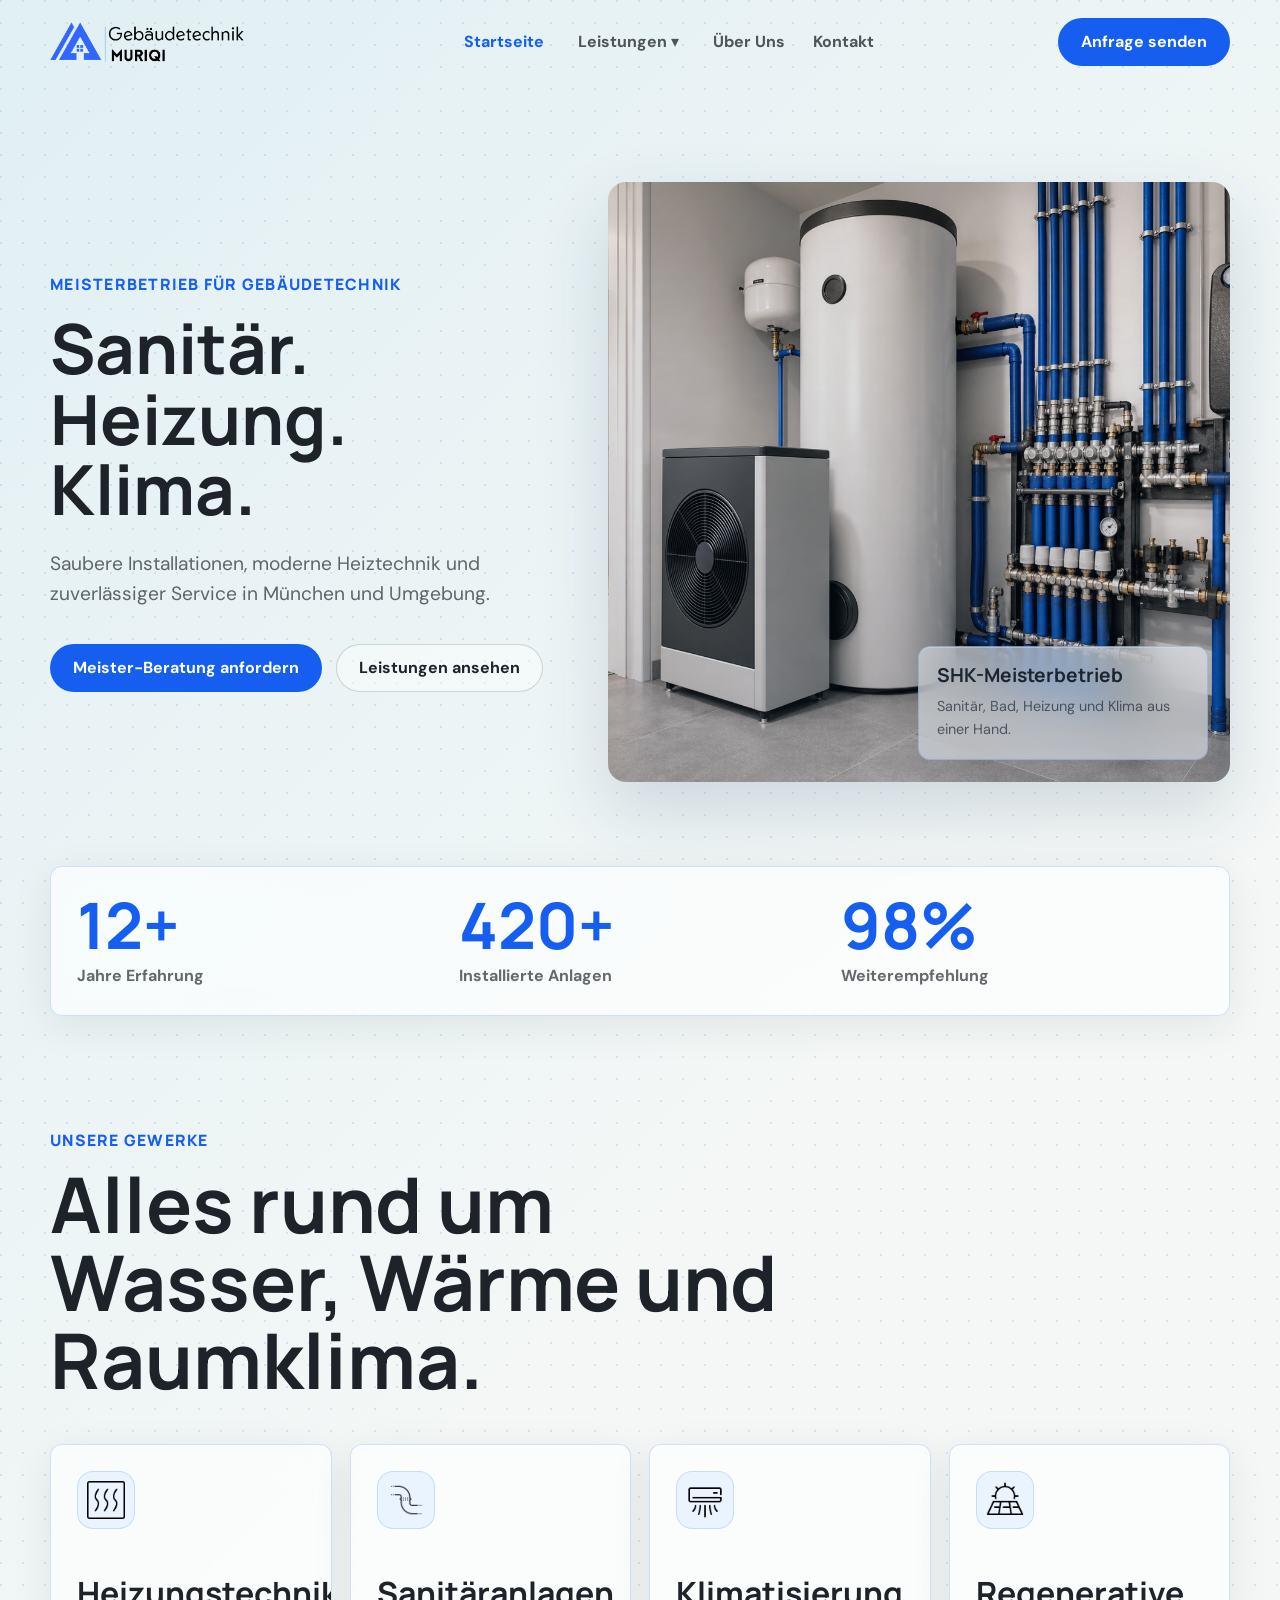
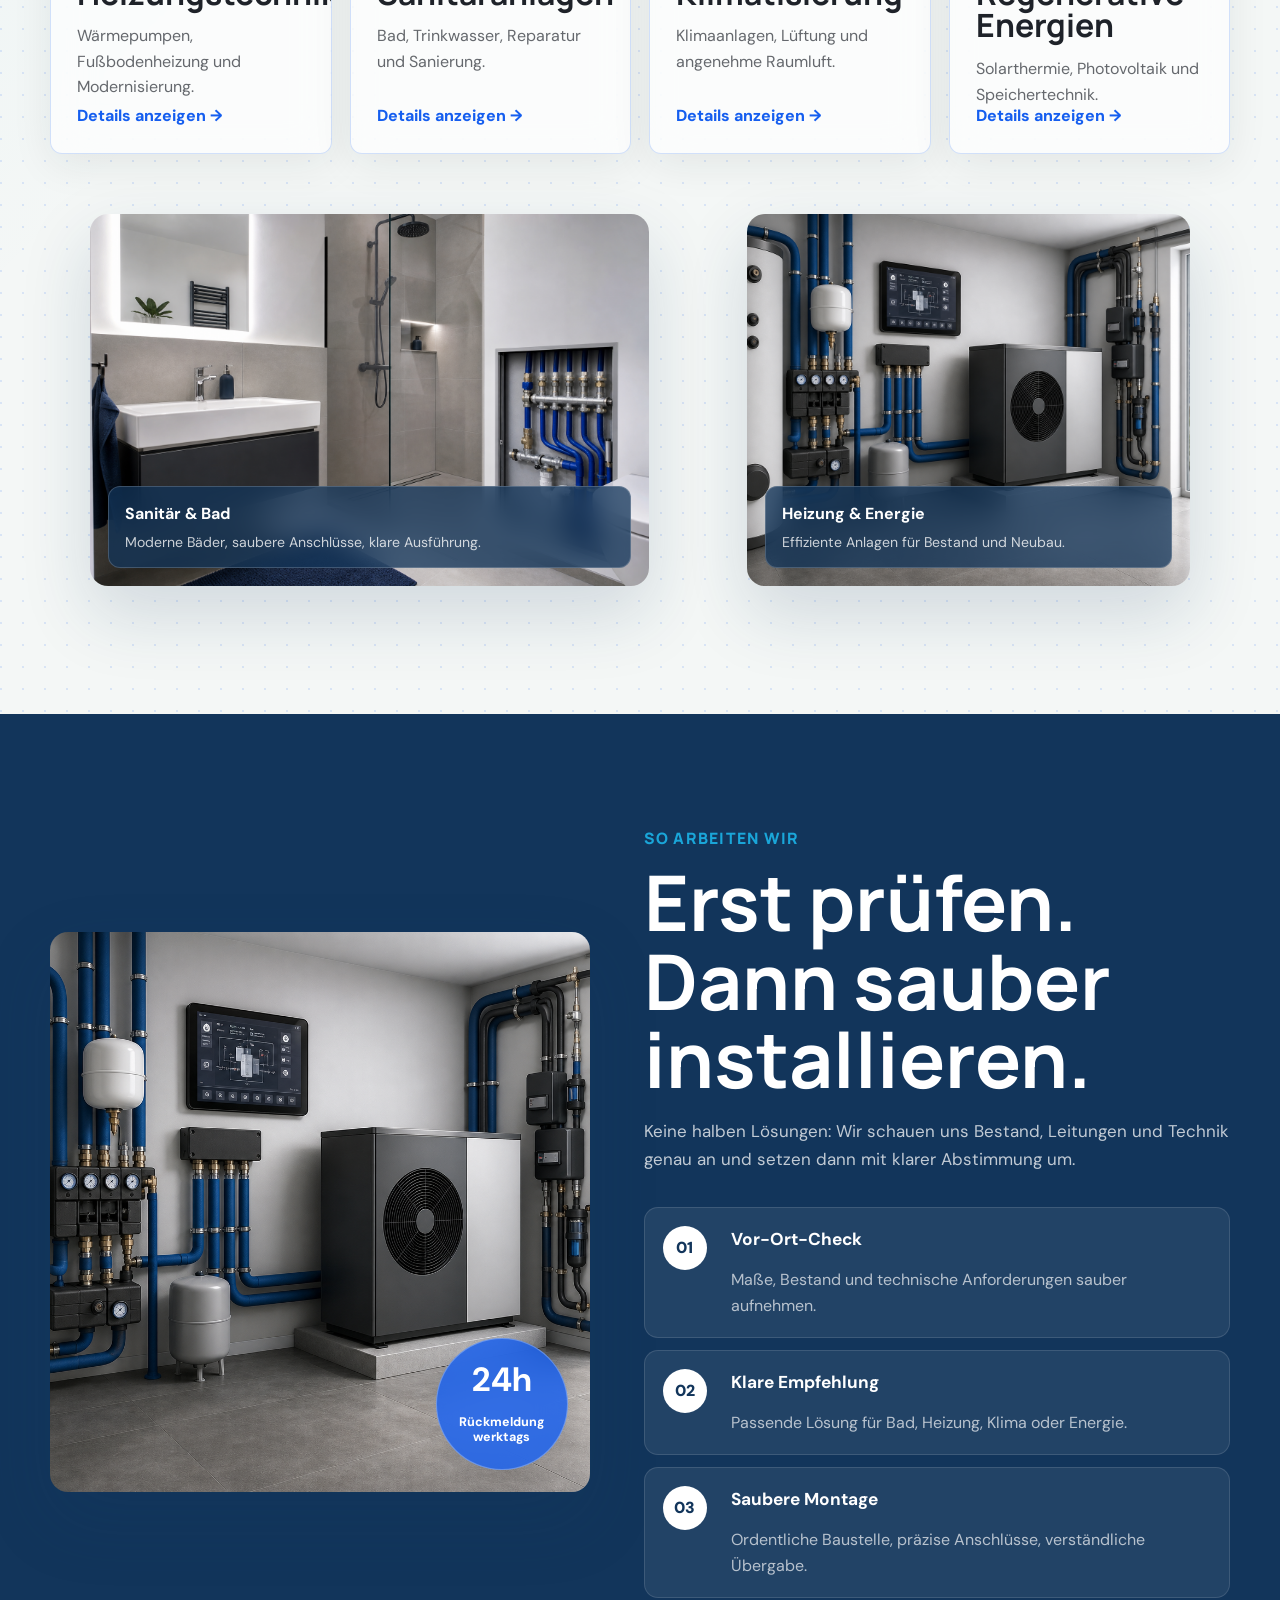
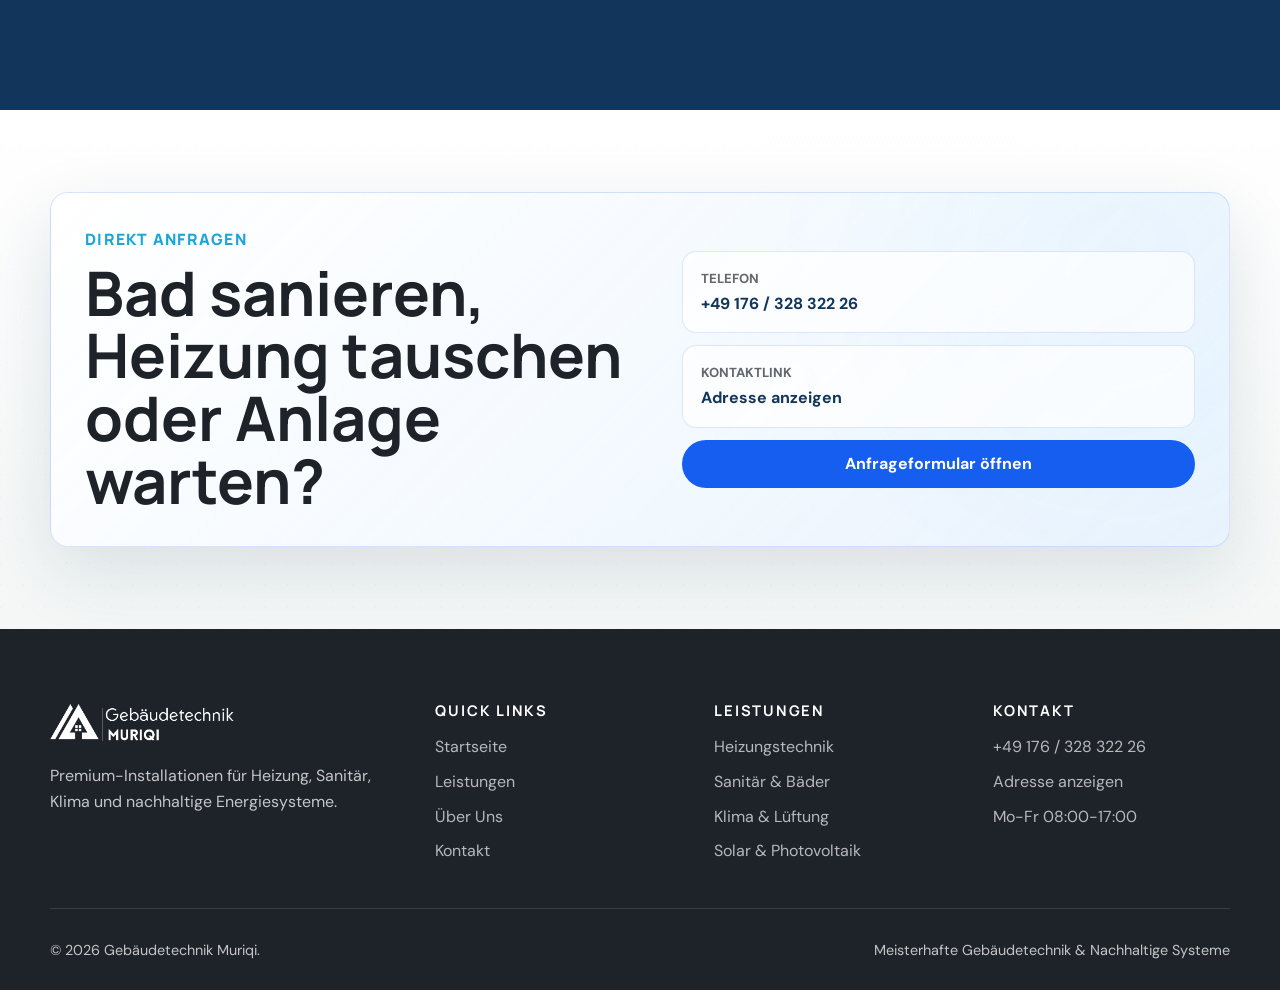
<file: index.html>
<!doctype html>
<html lang="de">
  <head>
    <meta charset="utf-8">
    <meta name="viewport" content="width=device-width, initial-scale=1">
    <meta name="description" content="Gebäudetechnik Muriqi ist Ihr Meisterbetrieb für Heizung, Sanitär, Klima und regenerative Energien in München und Umgebung.">
    <title>Gebäudetechnik Muriqi | Meisterbetrieb für SHK & Gebäudetechnik</title>
    <link rel="stylesheet" href="/css/base.css">
    <link rel="stylesheet" href="/css/nav.css">
    <link rel="stylesheet" href="/css/animations.css">
    <link rel="stylesheet" href="/css/pages.css">
    <link rel="icon" type="image/png" href="/assets/muriqi-logo.png">
  </head>
  <body>
    <header class="site-header">
      <div class="container nav-shell">
        <a class="brand" href="/" aria-label="Gebäudetechnik Muriqi Startseite">
          <img src="/assets/muriqi-logo.png" alt="Gebäudetechnik Muriqi">
        </a>
        <nav class="nav-links" aria-label="Hauptnavigation">
          <a class="nav-link active" href="/">Startseite</a>
          <div class="dropdown">
            <button class="dropdown-trigger" type="button">Leistungen ▾</button>
            <div class="dropdown-panel glass">
              <div class="dropdown-grid">
                <a class="dropdown-item" href="/leistungen/#heizung"><span class="nav-icon"><img src="/assets/Heizung.png" alt=""></span><span><strong>Heizung</strong><span>Effiziente Wärmesysteme</span></span></a>
                <a class="dropdown-item" href="/leistungen/#sanitaer"><span class="nav-icon"><img src="/assets/Sanitär.png" alt=""></span><span><strong>Sanitär</strong><span>Bad & Installation</span></span></a>
                <a class="dropdown-item" href="/leistungen/#klima"><span class="nav-icon"><img src="/assets/klima.png" alt=""></span><span><strong>Klima</strong><span>Lüftung & Kühlung</span></span></a>
                <a class="dropdown-item" href="/leistungen/#solar"><span class="nav-icon"><img src="/assets/solar.png" alt=""></span><span><strong>Solar/PV</strong><span>Energie vom Dach</span></span></a>
              </div>
            </div>
          </div>
          <a class="nav-link" href="/team/">Über Uns</a>
          <a class="nav-link" href="/kontakt/">Kontakt</a>
        </nav>
        <a class="btn btn-primary header-cta" href="/kontakt/">Anfrage senden</a>
        <button class="menu-toggle" type="button" aria-label="Menü öffnen" aria-expanded="false"><span></span><span></span><span></span></button>
      </div>
      <nav class="mobile-menu" aria-label="Mobile Navigation">
        <a href="/">Startseite</a>
        <a href="/leistungen/">Leistungen</a>
        <a href="/team/">Über Uns</a>
        <a href="/kontakt/">Kontakt</a>
      </nav>
    </header>

    <main>
      <section class="hero">
        <div class="container hero-grid">
          <div>
            <p class="eyebrow load-fade">Meisterbetrieb für Gebäudetechnik</p>
            <h1 class="load-fade load-delay-1"><span>Sanitär.</span><span>Heizung.</span><span>Klima.</span></h1>
            <p class="hero-copy load-fade load-delay-2">Saubere Installationen, moderne Heiztechnik und zuverlässiger Service in München und Umgebung.</p>
            <div class="hero-actions load-fade load-delay-3">
              <a class="btn btn-primary" href="/kontakt/">Meister-Beratung anfordern</a>
              <a class="btn btn-ghost" href="/leistungen/">Leistungen ansehen</a>
            </div>
          </div>
          <div class="photo-card hero-photo hero-panel load-fade load-delay-2" aria-label="Sanitär- und Heizungsinstallation">
            <img src="/assets/hero-shk-room.png" alt="Moderner Technikraum mit Sanitär- und Heizungsinstallation">
            <div class="hero-badge glass">
              <strong>SHK-Meisterbetrieb</strong>
              <span>Sanitär, Bad, Heizung und Klima aus einer Hand.</span>
            </div>
          </div>
        </div>
      </section>

      <section class="container stats-bar glass reveal" aria-label="Kennzahlen">
        <div class="stat"><strong data-count="12" data-suffix="+">0</strong><span>Jahre Erfahrung</span></div>
        <div class="stat"><strong data-count="420" data-suffix="+">0</strong><span>Installierte Anlagen</span></div>
        <div class="stat"><strong data-count="98" data-suffix="%">0</strong><span>Weiterempfehlung</span></div>
      </section>

      <section class="section">
        <div class="container">
          <p class="eyebrow reveal">Unsere Gewerke</p>
          <h2 class="section-title reveal">Alles rund um Wasser, Wärme und Raumklima.</h2>
          <div class="service-grid">
            <a class="service-card glass reveal" href="/leistungen/#heizung">
              <span class="service-card-icon"><img src="/assets/Heizung.png" alt=""></span>
              <h3>Heizungstechnik</h3>
              <p>Wärmepumpen, Fußbodenheizung und Modernisierung.</p>
              <span class="more">Details anzeigen →</span>
            </a>
            <a class="service-card glass reveal" href="/leistungen/#sanitaer">
              <span class="service-card-icon"><img src="/assets/Sanitär.png" alt=""></span>
              <h3>Sanitäranlagen</h3>
              <p>Bad, Trinkwasser, Reparatur und Sanierung.</p>
              <span class="more">Details anzeigen →</span>
            </a>
            <a class="service-card glass reveal" href="/leistungen/#klima">
              <span class="service-card-icon"><img src="/assets/klima.png" alt=""></span>
              <h3>Klimatisierung</h3>
              <p>Klimaanlagen, Lüftung und angenehme Raumluft.</p>
              <span class="more">Details anzeigen →</span>
            </a>
            <a class="service-card glass reveal" href="/leistungen/#solar">
              <span class="service-card-icon"><img src="/assets/solar.png" alt=""></span>
              <h3>Regenerative Energien</h3>
              <p>Solarthermie, Photovoltaik und Speichertechnik.</p>
              <span class="more">Details anzeigen →</span>
            </a>
          </div>
          <div class="home-visual-grid">
            <figure class="photo-card home-visual reveal">
              <img src="/assets/sanitaer-bad.png" alt="Modernes Bad mit sichtbarer Sanitärinstallation">
              <figcaption class="image-label"><strong>Sanitär & Bad</strong><span>Moderne Bäder, saubere Anschlüsse, klare Ausführung.</span></figcaption>
            </figure>
            <figure class="photo-card home-visual small reveal">
              <img src="/assets/heizung-technikraum.png" alt="Moderner Technikraum mit Wärmepumpe und Heizungsleitungen">
              <figcaption class="image-label"><strong>Heizung & Energie</strong><span>Effiziente Anlagen für Bestand und Neubau.</span></figcaption>
            </figure>
          </div>
        </div>
      </section>

      <section class="section work-section" id="arbeitsweise">
        <div class="container work-grid">
          <div class="photo-card work-photo reveal">
            <img src="/assets/heizung-technikraum.png" alt="Sauber montierter Technikraum mit Heizungsanlage">
            <div class="work-stamp">
              <strong>24h</strong>
              <span>Rückmeldung werktags</span>
            </div>
          </div>
          <div class="work-content reveal">
            <p class="eyebrow">So arbeiten wir</p>
            <h2 class="section-title">Erst prüfen. Dann sauber installieren.</h2>
            <p class="section-copy">Keine halben Lösungen: Wir schauen uns Bestand, Leitungen und Technik genau an und setzen dann mit klarer Abstimmung um.</p>
            <div class="work-steps" aria-label="Arbeitsweise">
              <article><span>01</span><strong>Vor-Ort-Check</strong><p>Maße, Bestand und technische Anforderungen sauber aufnehmen.</p></article>
              <article><span>02</span><strong>Klare Empfehlung</strong><p>Passende Lösung für Bad, Heizung, Klima oder Energie.</p></article>
              <article><span>03</span><strong>Saubere Montage</strong><p>Ordentliche Baustelle, präzise Anschlüsse, verständliche Übergabe.</p></article>
            </div>
          </div>
        </div>
      </section>

      <section class="section-tight contact-cta" id="anfrage">
        <div class="container contact-cta-card reveal">
          <div>
            <p class="eyebrow">Direkt anfragen</p>
            <h2>Bad sanieren, Heizung tauschen oder Anlage warten?</h2>
          </div>
          <div class="quick-contact">
            <a class="quick-link" href="tel:+4917632832226"><span>Telefon</span><strong>+49 176 / 328 322 26</strong></a>
            <button class="quick-link protected-mail" type="button" data-contact-key="main"><span>Kontaktlink</span><strong>Adresse anzeigen</strong></button>
            <a class="btn btn-primary" href="/kontakt/">Anfrageformular öffnen</a>
          </div>
        </div>
      </section>
    </main>

    <footer class="footer">
      <div class="container">
        <div class="footer-grid">
          <div><img src="/assets/muriqi-logo-white.png" alt="Gebäudetechnik Muriqi"><p>Premium-Installationen für Heizung, Sanitär, Klima und nachhaltige Energiesysteme.</p></div>
          <div><h3>Quick Links</h3><a href="/">Startseite</a><a href="/leistungen/">Leistungen</a><a href="/team/">Über Uns</a><a href="/kontakt/">Kontakt</a></div>
          <div><h3>Leistungen</h3><a href="/leistungen/#heizung">Heizungstechnik</a><a href="/leistungen/#sanitaer">Sanitär & Bäder</a><a href="/leistungen/#klima">Klima & Lüftung</a><a href="/leistungen/#solar">Solar & Photovoltaik</a></div>
          <div><h3>Kontakt</h3><span>+49 176 / 328 322 26</span><button class="footer-mail protected-mail" type="button" data-contact-key="main">Adresse anzeigen</button><span>Mo-Fr 08:00-17:00</span></div>
        </div>
        <div class="footer-bottom"><p>© 2026 Gebäudetechnik Muriqi.</p><p>Meisterhafte Gebäudetechnik & Nachhaltige Systeme</p></div>
      </div>
    </footer>
    <script src="/js/nav.js"></script>
    <script src="/js/reveal.js"></script>
    <script src="/js/contact-guard.js"></script>
  </body>
</html>
</file>
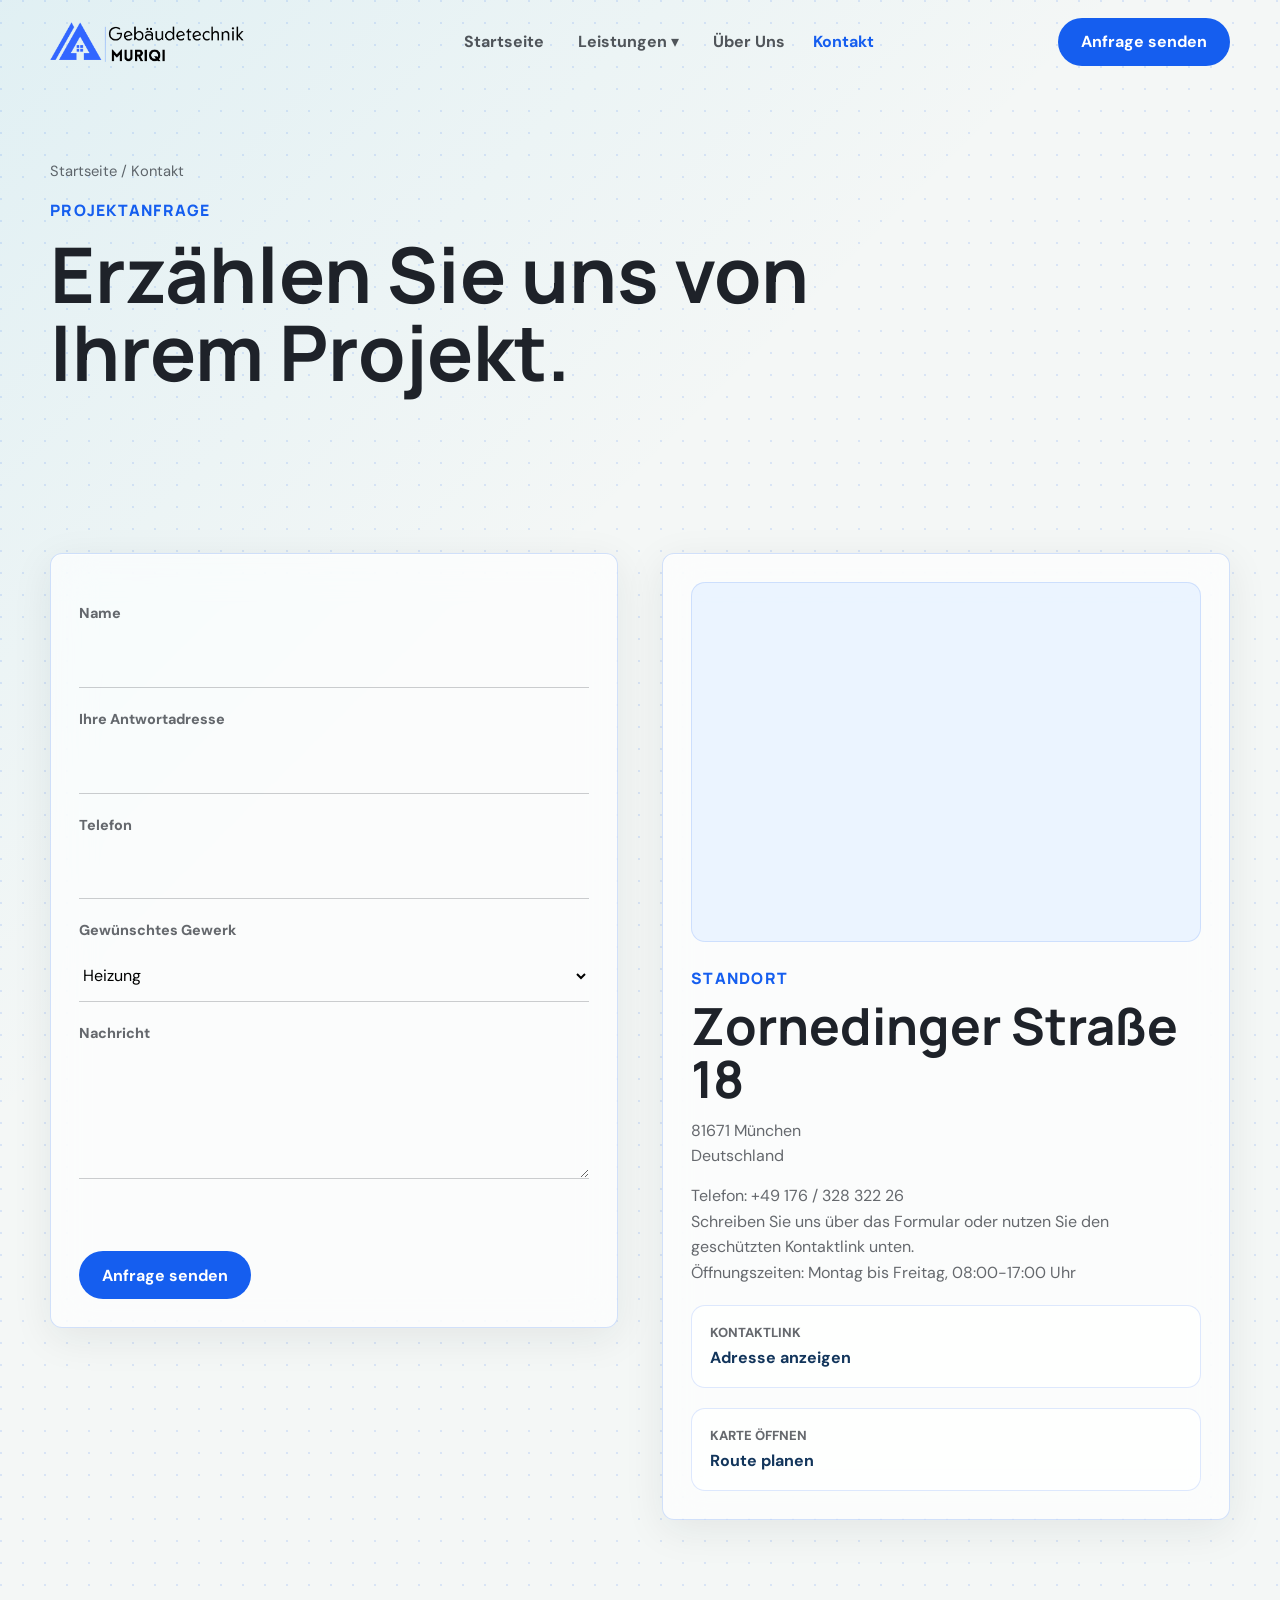
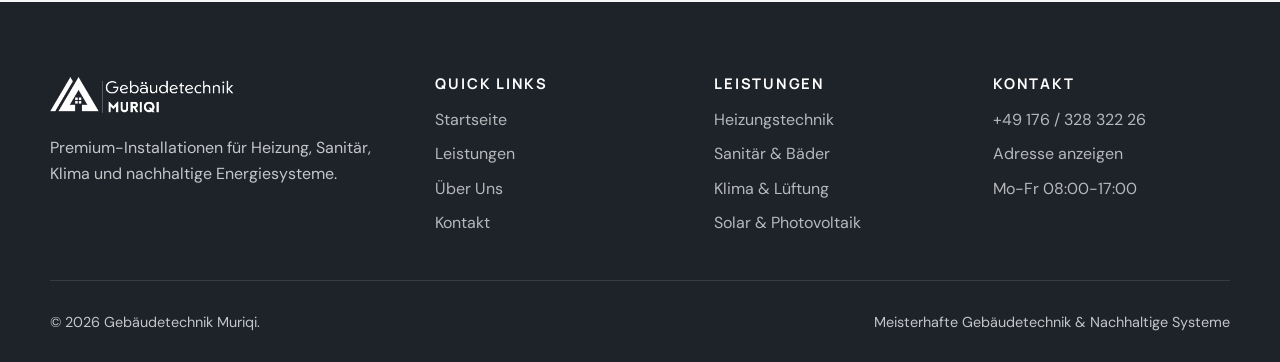
<file: kontakt/index.html>
<!doctype html>
<html lang="de">
  <head>
    <meta charset="utf-8">
    <meta name="viewport" content="width=device-width, initial-scale=1">
    <meta name="description" content="Kontaktieren Sie Gebäudetechnik Muriqi für Heizung, Sanitär, Klima und Solar in München. Anfrage senden, anrufen oder Route planen.">
    <title>Kontakt | Gebäudetechnik Muriqi</title>
    <link rel="stylesheet" href="/css/base.css">
    <link rel="stylesheet" href="/css/nav.css">
    <link rel="stylesheet" href="/css/animations.css">
    <link rel="stylesheet" href="/css/pages.css">
    <link rel="icon" type="image/png" href="/assets/muriqi-logo.png">
  </head>
  <body>
    <header class="site-header">
      <div class="container nav-shell">
        <a class="brand" href="/"><img src="/assets/muriqi-logo.png" alt="Gebäudetechnik Muriqi"></a>
        <nav class="nav-links"><a class="nav-link" href="/">Startseite</a><div class="dropdown"><button class="dropdown-trigger" type="button">Leistungen ▾</button><div class="dropdown-panel glass"><div class="dropdown-grid"><a class="dropdown-item" href="/leistungen/#heizung"><span class="nav-icon"><img src="/assets/Heizung.png" alt=""></span><span><strong>Heizung</strong><span>Effiziente Wärmesysteme</span></span></a><a class="dropdown-item" href="/leistungen/#sanitaer"><span class="nav-icon"><img src="/assets/Sanitär.png" alt=""></span><span><strong>Sanitär</strong><span>Bad & Installation</span></span></a><a class="dropdown-item" href="/leistungen/#klima"><span class="nav-icon"><img src="/assets/klima.png" alt=""></span><span><strong>Klima</strong><span>Lüftung & Kühlung</span></span></a><a class="dropdown-item" href="/leistungen/#solar"><span class="nav-icon"><img src="/assets/solar.png" alt=""></span><span><strong>Solar/PV</strong><span>Energie vom Dach</span></span></a></div></div></div><a class="nav-link" href="/team/">Über Uns</a><a class="nav-link active" href="/kontakt/">Kontakt</a></nav>
        <a class="btn btn-primary header-cta" href="/kontakt/">Anfrage senden</a>
        <button class="menu-toggle" type="button" aria-label="Menü öffnen" aria-expanded="false"><span></span><span></span><span></span></button>
      </div>
      <nav class="mobile-menu"><a href="/">Startseite</a><a href="/leistungen/">Leistungen</a><a href="/team/">Über Uns</a><a href="/kontakt/">Kontakt</a></nav>
    </header>

    <main>
      <section class="page-hero">
        <div class="container">
          <p class="breadcrumb">Startseite / Kontakt</p>
          <p class="eyebrow reveal">Projektanfrage</p>
          <h1 class="section-title reveal">Erzählen Sie uns von Ihrem Projekt.</h1>
        </div>
      </section>

      <section class="section-tight">
        <div class="container contact-grid">
          <form class="form-card glass reveal contact-form" method="post" action="/api/contact" novalidate>
            <div class="field"><label for="name">Name</label><input id="name" name="name" autocomplete="name"></div>
            <div class="field"><label for="reply">Ihre Antwortadresse</label><input id="reply" name="reply" type="text" autocomplete="off"></div>
            <div class="field"><label for="phone">Telefon</label><input id="phone" name="phone" autocomplete="tel"></div>
            <div class="field"><label for="trade">Gewünschtes Gewerk</label><select id="trade" name="trade"><option>Heizung</option><option>Sanitär</option><option>Klima</option><option>Solar</option><option>Sonstiges</option></select></div>
            <div class="field"><label for="message">Nachricht</label><textarea id="message" name="message"></textarea></div>
            <div class="field bot-check" aria-hidden="true"><label for="company_url">Website</label><input id="company_url" name="company_url" tabindex="-1" autocomplete="off"></div>
            <input type="hidden" name="started" value="">
            <input type="hidden" name="turnstileToken" value="">
            <p class="form-status" aria-live="polite"></p>
            <p style="margin-top:24px"><button class="btn btn-primary" type="submit">Anfrage senden</button></p>
          </form>
          <aside class="info-card glass reveal">
            <div class="map-frame">
              <iframe title="Karte: Gebäudetechnik Muriqi, Zornedinger Straße 18, 81671 München" loading="lazy" src="https://www.openstreetmap.org/export/embed.html?bbox=11.6200%2C48.1180%2C11.6350%2C48.1260&layer=mapnik&marker=48.1220%2C11.6275"></iframe>
            </div>
            <div class="contact-info-list">
              <p class="eyebrow">Standort</p>
              <h2>Zornedinger Straße 18</h2>
              <p>81671 München<br>Deutschland</p>
              <p>Telefon: +49 176 / 328 322 26<br>Schreiben Sie uns über das Formular oder nutzen Sie den geschützten Kontaktlink unten.<br>Öffnungszeiten: Montag bis Freitag, 08:00-17:00 Uhr</p>
              <button class="quick-link protected-mail" type="button" data-contact-key="main"><span>Kontaktlink</span><strong>Adresse anzeigen</strong></button>
              <a class="quick-link" href="https://www.openstreetmap.org/search?query=Zornedinger%20Stra%C3%9Fe%2018%2C%2081671%20M%C3%BCnchen%2C%20Deutschland" target="_blank" rel="noopener"><span>Karte öffnen</span><strong>Route planen</strong></a>
            </div>
          </aside>
        </div>
      </section>
    </main>

    <footer class="footer">
      <div class="container">
        <div class="footer-grid">
          <div><img src="/assets/muriqi-logo-white.png" alt="Gebäudetechnik Muriqi"><p>Premium-Installationen für Heizung, Sanitär, Klima und nachhaltige Energiesysteme.</p></div>
          <div><h3>Quick Links</h3><a href="/">Startseite</a><a href="/leistungen/">Leistungen</a><a href="/team/">Über Uns</a><a href="/kontakt/">Kontakt</a></div>
          <div><h3>Leistungen</h3><a href="/leistungen/#heizung">Heizungstechnik</a><a href="/leistungen/#sanitaer">Sanitär & Bäder</a><a href="/leistungen/#klima">Klima & Lüftung</a><a href="/leistungen/#solar">Solar & Photovoltaik</a></div>
          <div><h3>Kontakt</h3><span>+49 176 / 328 322 26</span><button class="footer-mail protected-mail" type="button" data-contact-key="main">Adresse anzeigen</button><span>Mo-Fr 08:00-17:00</span></div>
        </div>
        <div class="footer-bottom"><p>© 2026 Gebäudetechnik Muriqi.</p><p>Meisterhafte Gebäudetechnik & Nachhaltige Systeme</p></div>
      </div>
    </footer>
    <script src="/js/nav.js"></script>
    <script src="/js/reveal.js"></script>
    <script src="/js/contact-guard.js"></script>
  </body>
</html>
</file>
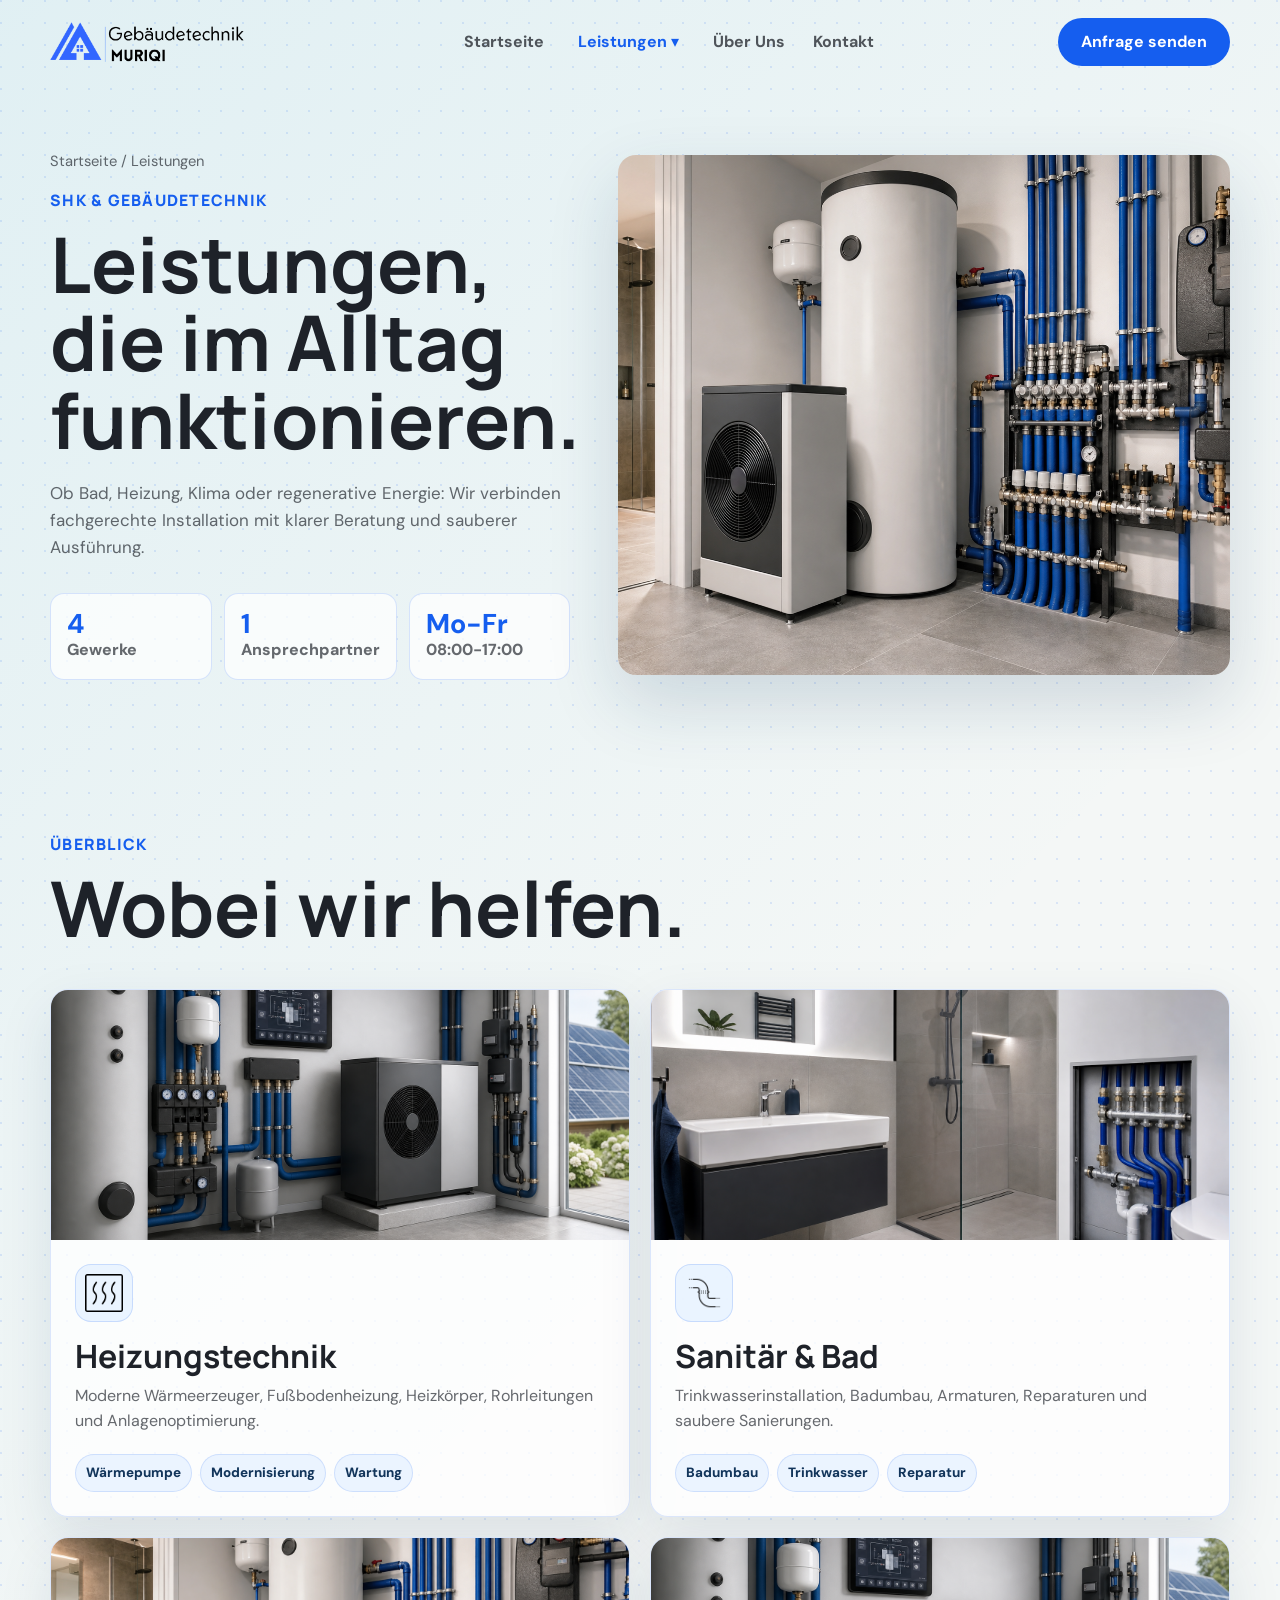
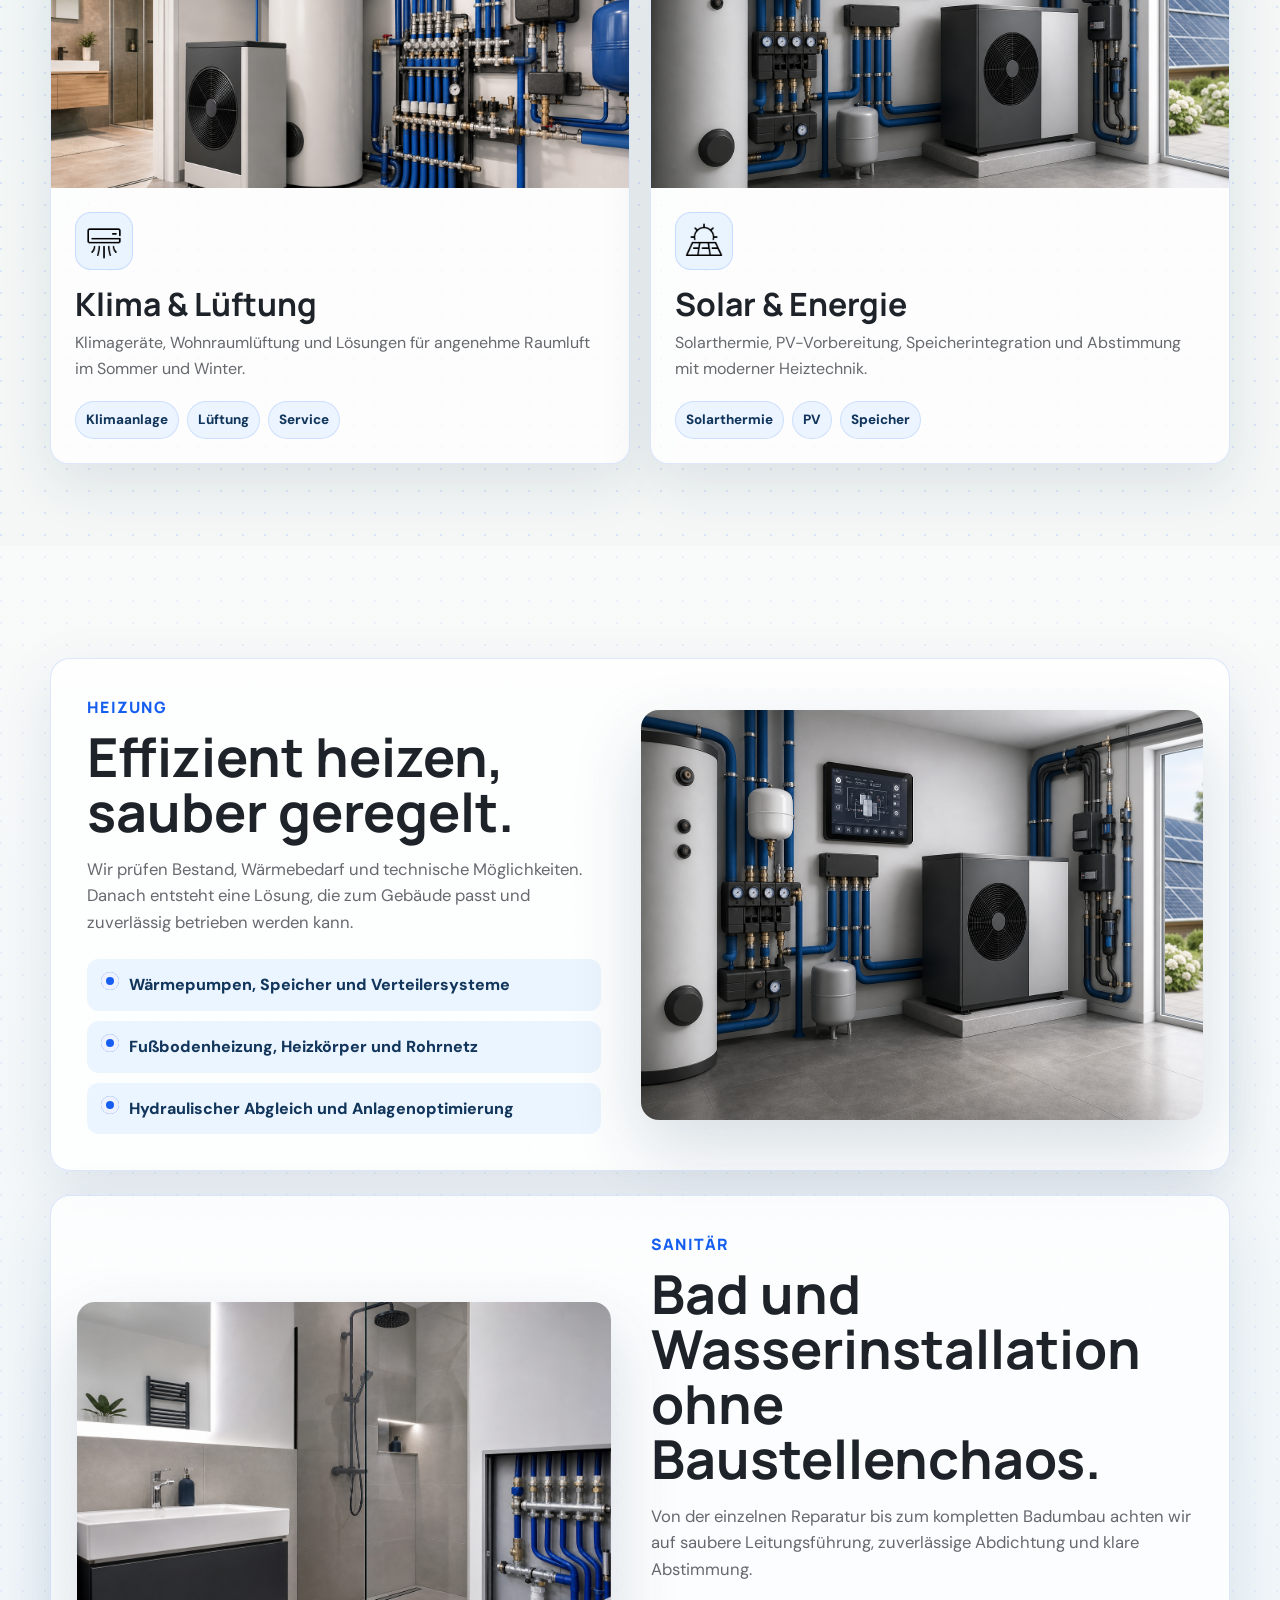
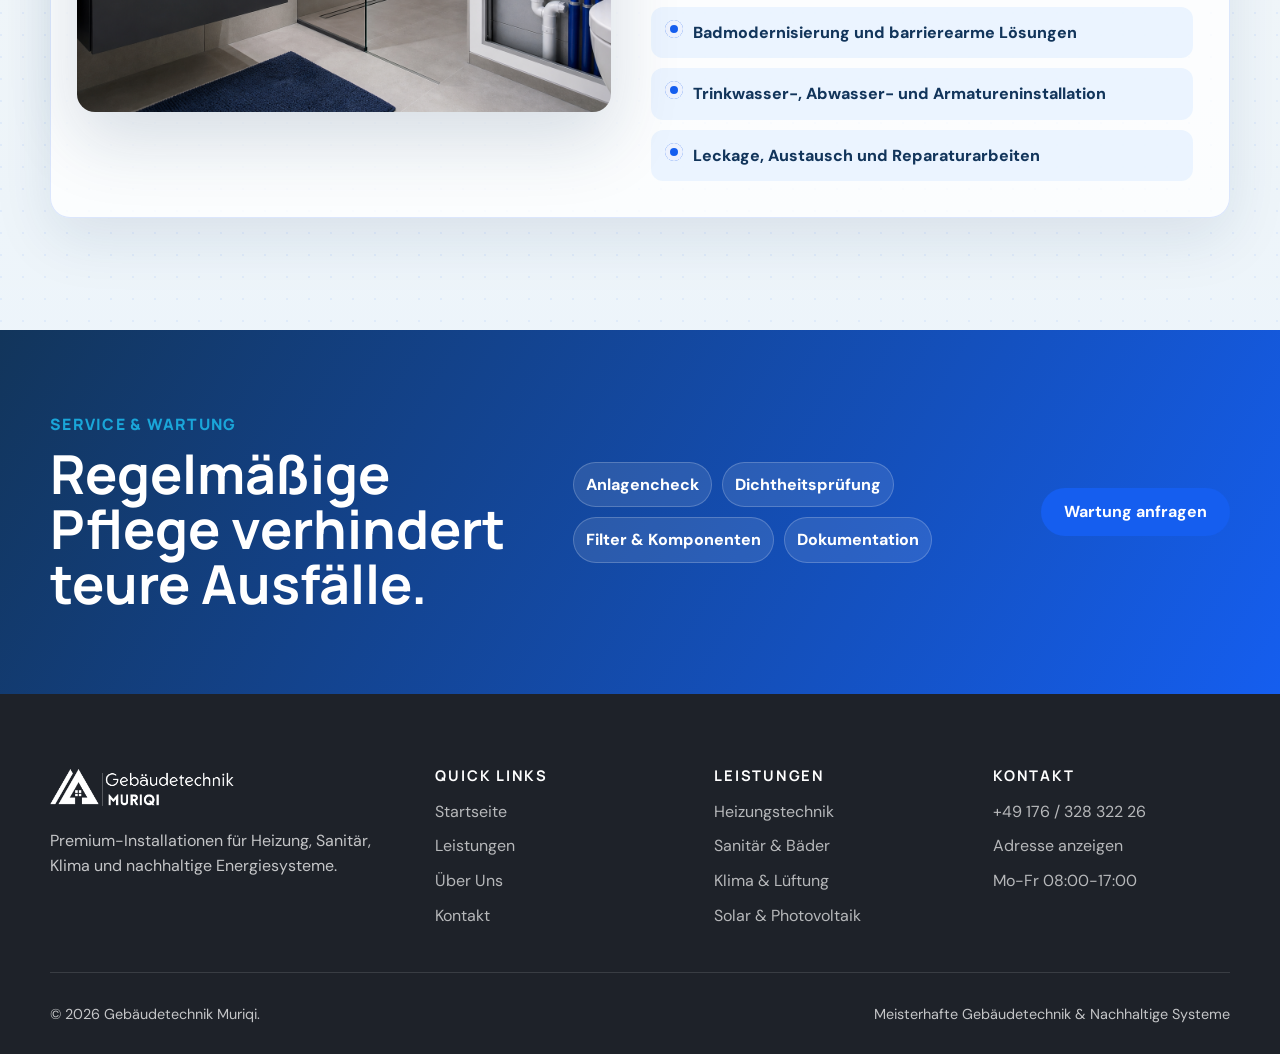
<file: leistungen/index.html>
<!doctype html>
<html lang="de">
  <head>
    <meta charset="utf-8"><meta name="viewport" content="width=device-width, initial-scale=1">
    <meta name="description" content="Leistungen von Gebäudetechnik Muriqi: Heizung, Sanitär, Klima, Lüftung, Solar und Photovoltaik für München und Umgebung.">
    <title>Leistungen | Gebäudetechnik Muriqi</title>
    <link rel="stylesheet" href="/css/base.css"><link rel="stylesheet" href="/css/nav.css"><link rel="stylesheet" href="/css/animations.css"><link rel="stylesheet" href="/css/pages.css">
    <link rel="icon" type="image/png" href="/assets/muriqi-logo.png">
  </head>
  <body>
    <header class="site-header">
      <div class="container nav-shell">
        <a class="brand" href="/" aria-label="Gebäudetechnik Muriqi Startseite">
          <img src="/assets/muriqi-logo.png" alt="Gebäudetechnik Muriqi">
        </a>
        <nav class="nav-links" aria-label="Hauptnavigation">
          <a class="nav-link" href="/">Startseite</a>
          <div class="dropdown">
            <button class="dropdown-trigger active" type="button">Leistungen ▾</button>
            <div class="dropdown-panel glass">
              <div class="dropdown-grid">
                <a class="dropdown-item" href="/leistungen/#heizung"><span class="nav-icon"><img src="/assets/Heizung.png" alt=""></span><span><strong>Heizung</strong><span>Effiziente Wärmesysteme</span></span></a>
                <a class="dropdown-item" href="/leistungen/#sanitaer"><span class="nav-icon"><img src="/assets/Sanitär.png" alt=""></span><span><strong>Sanitär</strong><span>Bad & Installation</span></span></a>
                <a class="dropdown-item" href="/leistungen/#klima"><span class="nav-icon"><img src="/assets/klima.png" alt=""></span><span><strong>Klima</strong><span>Lüftung & Kühlung</span></span></a>
                <a class="dropdown-item" href="/leistungen/#solar"><span class="nav-icon"><img src="/assets/solar.png" alt=""></span><span><strong>Solar/PV</strong><span>Energie vom Dach</span></span></a>
              </div>
            </div>
          </div>
          <a class="nav-link" href="/team/">Über Uns</a>
          <a class="nav-link" href="/kontakt/">Kontakt</a>
        </nav>
        <a class="btn btn-primary header-cta" href="/kontakt/">Anfrage senden</a>
        <button class="menu-toggle" type="button" aria-label="Menü öffnen" aria-expanded="false"><span></span><span></span><span></span></button>
      </div>
      <nav class="mobile-menu" aria-label="Mobile Navigation">
        <a href="/">Startseite</a>
        <a href="/leistungen/">Leistungen</a>
        <a href="/team/">Über Uns</a>
        <a href="/kontakt/">Kontakt</a>
      </nav>
    </header>
    <main>
      <section class="services-hero">
        <div class="container services-hero-grid">
          <div class="reveal">
            <p class="breadcrumb">Startseite / Leistungen</p>
            <p class="eyebrow">SHK & Gebäudetechnik</p>
            <h1 class="section-title">Leistungen, die im Alltag funktionieren.</h1>
            <p class="section-copy">Ob Bad, Heizung, Klima oder regenerative Energie: Wir verbinden fachgerechte Installation mit klarer Beratung und sauberer Ausführung.</p>
            <div class="hero-kpis">
              <span><strong>4</strong> Gewerke</span>
              <span><strong>1</strong> Ansprechpartner</span>
              <span><strong>Mo-Fr</strong> 08:00-17:00</span>
            </div>
          </div>
          <div class="photo-card services-hero-photo reveal">
            <img src="/assets/hero-shk-room.png" alt="Moderner Technikraum mit Sanitär- und Heizungsinstallation">
          </div>
        </div>
      </section>

      <section class="section-tight">
        <div class="container">
          <p class="eyebrow reveal">Überblick</p>
          <h2 class="section-title reveal">Wobei wir helfen.</h2>
          <div class="service-showcase-grid">
            <article id="heizung" class="service-showcase-card reveal">
              <div class="service-media"><img src="/assets/heizung-technikraum.png" alt="Heizungsanlage mit Wärmepumpe und Rohrleitungen"></div>
              <div class="service-body">
                <span class="service-icon"><img src="/assets/Heizung.png" alt=""></span>
                <h3>Heizungstechnik</h3>
                <p>Moderne Wärmeerzeuger, Fußbodenheizung, Heizkörper, Rohrleitungen und Anlagenoptimierung.</p>
                <div class="tag-list"><span>Wärmepumpe</span><span>Modernisierung</span><span>Wartung</span></div>
              </div>
            </article>
            <article id="sanitaer" class="service-showcase-card reveal">
              <div class="service-media"><img src="/assets/sanitaer-bad.png" alt="Modernes Badezimmer mit Sanitärinstallation"></div>
              <div class="service-body">
                <span class="service-icon"><img src="/assets/Sanitär.png" alt=""></span>
                <h3>Sanitär & Bad</h3>
                <p>Trinkwasserinstallation, Badumbau, Armaturen, Reparaturen und saubere Sanierungen.</p>
                <div class="tag-list"><span>Badumbau</span><span>Trinkwasser</span><span>Reparatur</span></div>
              </div>
            </article>
            <article id="klima" class="service-showcase-card reveal">
              <div class="service-media"><img src="/assets/hero-shk-room.png" alt="Gebäudetechnik mit Leitungen und Technikkomponenten"></div>
              <div class="service-body">
                <span class="service-icon"><img src="/assets/klima.png" alt=""></span>
                <h3>Klima & Lüftung</h3>
                <p>Klimageräte, Wohnraumlüftung und Lösungen für angenehme Raumluft im Sommer und Winter.</p>
                <div class="tag-list"><span>Klimaanlage</span><span>Lüftung</span><span>Service</span></div>
              </div>
            </article>
            <article id="solar" class="service-showcase-card reveal">
              <div class="service-media"><img src="/assets/heizung-technikraum.png" alt="Heiztechnik mit Blick auf Photovoltaikmodule"></div>
              <div class="service-body">
                <span class="service-icon"><img src="/assets/solar.png" alt=""></span>
                <h3>Solar & Energie</h3>
                <p>Solarthermie, PV-Vorbereitung, Speicherintegration und Abstimmung mit moderner Heiztechnik.</p>
                <div class="tag-list"><span>Solarthermie</span><span>PV</span><span>Speicher</span></div>
              </div>
            </article>
          </div>
        </div>
      </section>

      <section class="section service-detail-section">
        <div class="container detail-stack">
          <article class="service-detail reveal">
            <div class="detail-copy">
              <p class="eyebrow">Heizung</p>
              <h2>Effizient heizen, sauber geregelt.</h2>
              <p>Wir prüfen Bestand, Wärmebedarf und technische Möglichkeiten. Danach entsteht eine Lösung, die zum Gebäude passt und zuverlässig betrieben werden kann.</p>
              <ul class="benefit-list">
                <li>Wärmepumpen, Speicher und Verteilersysteme</li>
                <li>Fußbodenheizung, Heizkörper und Rohrnetz</li>
                <li>Hydraulischer Abgleich und Anlagenoptimierung</li>
              </ul>
            </div>
            <div class="photo-card detail-media"><img src="/assets/heizung-technikraum.png" alt="Detailansicht Heizungsanlage"></div>
          </article>

          <article class="service-detail reverse reveal">
            <div class="detail-copy">
              <p class="eyebrow">Sanitär</p>
              <h2>Bad und Wasserinstallation ohne Baustellenchaos.</h2>
              <p>Von der einzelnen Reparatur bis zum kompletten Badumbau achten wir auf saubere Leitungsführung, zuverlässige Abdichtung und klare Abstimmung.</p>
              <ul class="benefit-list">
                <li>Badmodernisierung und barrierearme Lösungen</li>
                <li>Trinkwasser-, Abwasser- und Armatureninstallation</li>
                <li>Leckage, Austausch und Reparaturarbeiten</li>
              </ul>
            </div>
            <div class="photo-card detail-media"><img src="/assets/sanitaer-bad.png" alt="Modernes Bad mit Sanitärtechnik"></div>
          </article>
        </div>
      </section>

      <section class="section-tight maintenance-strip">
        <div class="container maintenance-grid reveal">
          <div>
            <p class="eyebrow">Service & Wartung</p>
            <h2>Regelmäßige Pflege verhindert teure Ausfälle.</h2>
          </div>
          <div class="maintenance-points">
            <span>Anlagencheck</span>
            <span>Dichtheitsprüfung</span>
            <span>Filter & Komponenten</span>
            <span>Dokumentation</span>
          </div>
          <a class="btn btn-primary" href="/kontakt/">Wartung anfragen</a>
        </div>
      </section>
    </main>
    <footer class="footer">
      <div class="container">
        <div class="footer-grid">
          <div><img src="/assets/muriqi-logo-white.png" alt="Gebäudetechnik Muriqi"><p>Premium-Installationen für Heizung, Sanitär, Klima und nachhaltige Energiesysteme.</p></div>
          <div><h3>Quick Links</h3><a href="/">Startseite</a><a href="/leistungen/">Leistungen</a><a href="/team/">Über Uns</a><a href="/kontakt/">Kontakt</a></div>
          <div><h3>Leistungen</h3><a href="/leistungen/#heizung">Heizungstechnik</a><a href="/leistungen/#sanitaer">Sanitär & Bäder</a><a href="/leistungen/#klima">Klima & Lüftung</a><a href="/leistungen/#solar">Solar & Photovoltaik</a></div>
          <div><h3>Kontakt</h3><span>+49 176 / 328 322 26</span><button class="footer-mail protected-mail" type="button" data-contact-key="main">Adresse anzeigen</button><span>Mo-Fr 08:00-17:00</span></div>
        </div>
        <div class="footer-bottom"><p>© 2026 Gebäudetechnik Muriqi.</p><p>Meisterhafte Gebäudetechnik & Nachhaltige Systeme</p></div>
      </div>
    </footer>
    <script src="/js/nav.js"></script><script src="/js/reveal.js"></script><script src="/js/contact-guard.js"></script>
  </body>
</html>
</file>
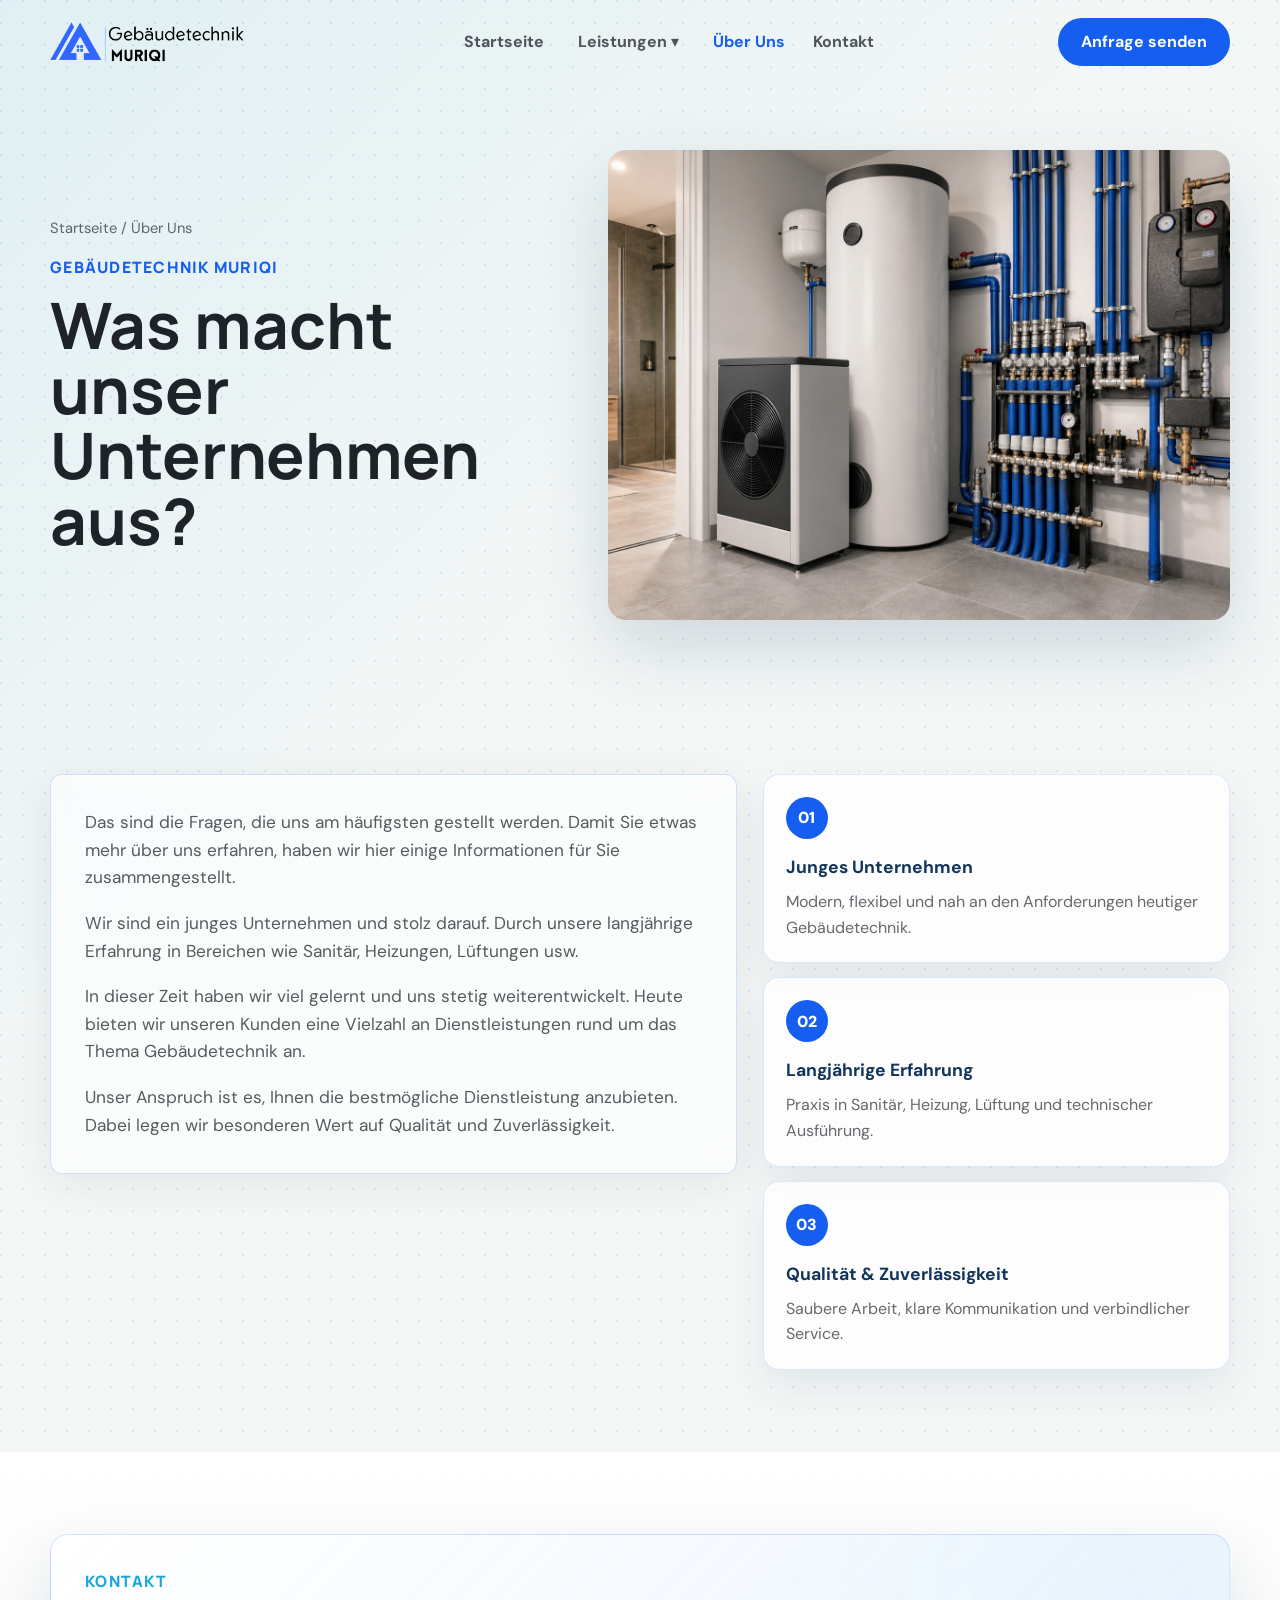
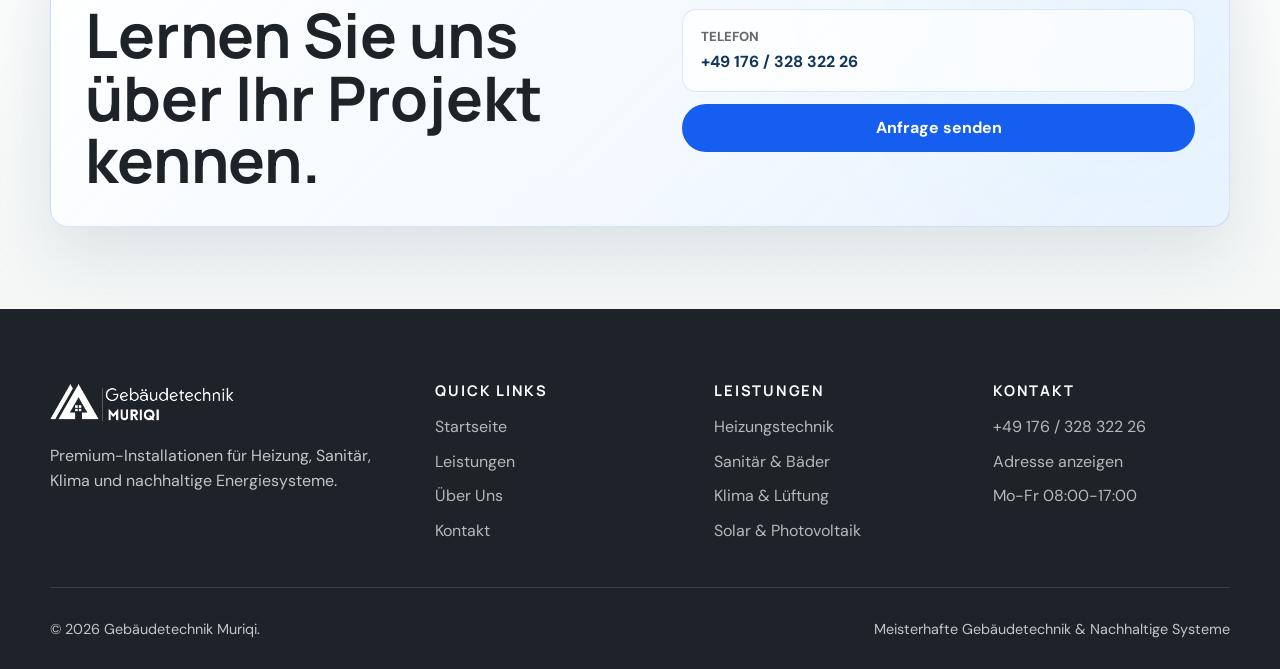
<file: team/index.html>
<!doctype html>
<html lang="de">
  <head>
    <meta charset="utf-8">
    <meta name="viewport" content="width=device-width, initial-scale=1">
    <meta name="description" content="Erfahren Sie mehr über Gebäudetechnik Muriqi, unseren Anspruch an Qualität, Zuverlässigkeit und saubere Ausführung in der Gebäudetechnik.">
    <title>Über Uns | Gebäudetechnik Muriqi</title>
    <link rel="stylesheet" href="/css/base.css">
    <link rel="stylesheet" href="/css/nav.css">
    <link rel="stylesheet" href="/css/animations.css">
    <link rel="stylesheet" href="/css/pages.css">
    <link rel="icon" type="image/png" href="/assets/muriqi-logo.png">
  </head>
  <body>
    <header class="site-header">
      <div class="container nav-shell">
        <a class="brand" href="/"><img src="/assets/muriqi-logo.png" alt="Gebäudetechnik Muriqi"></a>
        <nav class="nav-links">
          <a class="nav-link" href="/">Startseite</a>
          <div class="dropdown">
            <button class="dropdown-trigger" type="button">Leistungen ▾</button>
            <div class="dropdown-panel glass">
              <div class="dropdown-grid">
                <a class="dropdown-item" href="/leistungen/#heizung"><span class="nav-icon"><img src="/assets/Heizung.png" alt=""></span><span><strong>Heizung</strong><span>Effiziente Wärmesysteme</span></span></a>
                <a class="dropdown-item" href="/leistungen/#sanitaer"><span class="nav-icon"><img src="/assets/Sanitär.png" alt=""></span><span><strong>Sanitär</strong><span>Bad & Installation</span></span></a>
                <a class="dropdown-item" href="/leistungen/#klima"><span class="nav-icon"><img src="/assets/klima.png" alt=""></span><span><strong>Klima</strong><span>Lüftung & Kühlung</span></span></a>
                <a class="dropdown-item" href="/leistungen/#solar"><span class="nav-icon"><img src="/assets/solar.png" alt=""></span><span><strong>Solar/PV</strong><span>Energie vom Dach</span></span></a>
              </div>
            </div>
          </div>
          <a class="nav-link active" href="/team/">Über Uns</a>
          <a class="nav-link" href="/kontakt/">Kontakt</a>
        </nav>
        <a class="btn btn-primary header-cta" href="/kontakt/">Anfrage senden</a>
        <button class="menu-toggle" type="button" aria-label="Menü öffnen" aria-expanded="false"><span></span><span></span><span></span></button>
      </div>
      <nav class="mobile-menu">
        <a href="/">Startseite</a>
        <a href="/leistungen/">Leistungen</a>
        <a href="/team/">Über Uns</a>
        <a href="/kontakt/">Kontakt</a>
      </nav>
    </header>

    <main>
      <section class="about-hero">
        <div class="container about-hero-grid">
          <div class="reveal">
            <p class="breadcrumb">Startseite / Über Uns</p>
            <p class="eyebrow">Gebäudetechnik Muriqi</p>
            <h1 class="section-title">Was macht unser Unternehmen aus?</h1>
          </div>
          <div class="photo-card about-photo reveal">
            <img src="/assets/hero-shk-room.png" alt="Gebäudetechnik mit Heizungs- und Sanitärinstallation">
          </div>
        </div>
      </section>

      <section class="section-tight">
        <div class="container about-content-grid">
          <article class="about-main glass reveal">
            <p>Das sind die Fragen, die uns am häufigsten gestellt werden. Damit Sie etwas mehr über uns erfahren, haben wir hier einige Informationen für Sie zusammengestellt.</p>
            <p>Wir sind ein junges Unternehmen und stolz darauf. Durch unsere langjährige Erfahrung in Bereichen wie Sanitär, Heizungen, Lüftungen usw.</p>
            <p>In dieser Zeit haben wir viel gelernt und uns stetig weiterentwickelt. Heute bieten wir unseren Kunden eine Vielzahl an Dienstleistungen rund um das Thema Gebäudetechnik an.</p>
            <p>Unser Anspruch ist es, Ihnen die bestmögliche Dienstleistung anzubieten. Dabei legen wir besonderen Wert auf Qualität und Zuverlässigkeit.</p>
          </article>
          <aside class="about-side reveal">
            <div class="about-value"><span>01</span><strong>Junges Unternehmen</strong><p>Modern, flexibel und nah an den Anforderungen heutiger Gebäudetechnik.</p></div>
            <div class="about-value"><span>02</span><strong>Langjährige Erfahrung</strong><p>Praxis in Sanitär, Heizung, Lüftung und technischer Ausführung.</p></div>
            <div class="about-value"><span>03</span><strong>Qualität & Zuverlässigkeit</strong><p>Saubere Arbeit, klare Kommunikation und verbindlicher Service.</p></div>
          </aside>
        </div>
      </section>

      <section class="section-tight contact-cta">
        <div class="container contact-cta-card reveal">
          <div>
            <p class="eyebrow">Kontakt</p>
            <h2>Lernen Sie uns über Ihr Projekt kennen.</h2>
          </div>
          <div class="quick-contact">
            <a class="quick-link" href="tel:+4917632832226"><span>Telefon</span><strong>+49 176 / 328 322 26</strong></a>
            <a class="btn btn-primary" href="/kontakt/">Anfrage senden</a>
          </div>
        </div>
      </section>
    </main>

    <footer class="footer">
      <div class="container">
        <div class="footer-grid">
          <div><img src="/assets/muriqi-logo-white.png" alt="Gebäudetechnik Muriqi"><p>Premium-Installationen für Heizung, Sanitär, Klima und nachhaltige Energiesysteme.</p></div>
          <div><h3>Quick Links</h3><a href="/">Startseite</a><a href="/leistungen/">Leistungen</a><a href="/team/">Über Uns</a><a href="/kontakt/">Kontakt</a></div>
          <div><h3>Leistungen</h3><a href="/leistungen/#heizung">Heizungstechnik</a><a href="/leistungen/#sanitaer">Sanitär & Bäder</a><a href="/leistungen/#klima">Klima & Lüftung</a><a href="/leistungen/#solar">Solar & Photovoltaik</a></div>
          <div><h3>Kontakt</h3><span>+49 176 / 328 322 26</span><button class="footer-mail protected-mail" type="button" data-contact-key="main">Adresse anzeigen</button><span>Mo-Fr 08:00-17:00</span></div>
        </div>
        <div class="footer-bottom"><p>© 2026 Gebäudetechnik Muriqi.</p><p>Meisterhafte Gebäudetechnik & Nachhaltige Systeme</p></div>
      </div>
    </footer>
    <script src="/js/nav.js"></script>
    <script src="/js/reveal.js"></script>
    <script src="/js/contact-guard.js"></script>
  </body>
</html>
</file>
<file: css/base.css>
@import url("https://fonts.googleapis.com/css2?family=DM+Sans:wght@400;500;600;700;800&family=Manrope:wght@500;600;700;800&display=swap");

:root {
  --anthracite: #1e2229;
  --brand-blue: #155eef;
  --deep-blue: #12355b;
  --aqua-blue: #1aa6d9;
  --pure-white: #ffffff;
  --ice-bg: #f4f7f6;
  --mist-card: #ebf0ee;
  --glass-fill: rgba(255, 255, 255, 0.65);
  --border-glass: rgba(21, 94, 239, 0.18);
  --ink-muted: rgba(30, 34, 41, 0.68);
  --shadow-glass: 0 10px 40px rgba(30, 34, 41, 0.08), inset 0 1px 0 rgba(255, 255, 255, 0.4);
  --radius-card: 12px;
  --container: min(1180px, calc(100vw - 40px));
}

*,
*::before,
*::after {
  box-sizing: border-box;
}

html {
  scroll-behavior: smooth;
}

body {
  margin: 0;
  color: var(--anthracite);
  font-family: "DM Sans", system-ui, sans-serif;
  background-color: var(--ice-bg);
  background-image:
    radial-gradient(circle at 1px 1px, rgba(21, 94, 239, 0.12) 1px, transparent 0),
    linear-gradient(135deg, rgba(26, 166, 217, 0.09), transparent 35%);
  background-size: 22px 22px, 100% 100%;
  line-height: 1.6;
}

body.no-scroll {
  overflow: hidden;
}

img,
svg {
  display: block;
  max-width: 100%;
}

a {
  color: inherit;
  text-decoration: none;
}

button,
input,
select,
textarea {
  font: inherit;
}

h1,
h2,
h3,
p {
  margin: 0;
}

h1,
h2,
h3 {
  font-family: "Manrope", "DM Sans", system-ui, sans-serif;
  line-height: 1.02;
  letter-spacing: 0;
}

main {
  overflow: hidden;
}

.container {
  width: var(--container);
  margin: 0 auto;
}

.section {
  padding: 112px 0;
}

.section-tight {
  padding: 82px 0;
}

.eyebrow {
  color: var(--brand-blue);
  font-family: "Manrope", "DM Sans", system-ui, sans-serif;
  font-size: 0.98rem;
  font-weight: 800;
  letter-spacing: 0.08em;
  text-transform: uppercase;
}

.section-title {
  max-width: 760px;
  margin-top: 12px;
  font-size: clamp(2.6rem, 6vw, 5.5rem);
}

.section-copy {
  max-width: 650px;
  margin-top: 20px;
  color: var(--ink-muted);
  font-size: 1.06rem;
}

.glass {
  border: 0.5px solid var(--border-glass);
  border-radius: var(--radius-card);
  background: var(--glass-fill);
  box-shadow: var(--shadow-glass);
  backdrop-filter: blur(20px) saturate(140%);
}

.btn {
  position: relative;
  display: inline-flex;
  align-items: center;
  justify-content: center;
  min-height: 48px;
  padding: 0 22px;
  overflow: hidden;
  border: 1px solid transparent;
  border-radius: 999px;
  font-weight: 700;
  isolation: isolate;
  transition: transform 220ms ease, border-color 220ms ease, color 220ms ease, background 220ms ease;
}

.btn::before {
  position: absolute;
  inset: 0 auto 0 -80%;
  z-index: -1;
  width: 55%;
  content: "";
  background: linear-gradient(90deg, transparent, rgba(255, 255, 255, 0.55), transparent);
  transform: skewX(-18deg);
  transition: left 450ms ease;
}

.btn:hover {
  transform: translateY(-2px);
}

.btn:hover::before {
  left: 125%;
}

.btn-primary {
  color: var(--pure-white);
  background: var(--brand-blue);
}

.btn-ghost {
  color: var(--anthracite);
  border-color: rgba(30, 34, 41, 0.18);
  background: rgba(255, 255, 255, 0.42);
}

.btn-dark {
  color: var(--pure-white);
  background: var(--anthracite);
}

.technical-image {
  position: relative;
  min-height: 420px;
  overflow: hidden;
  border-radius: 18px;
  background:
    linear-gradient(135deg, rgba(18, 53, 91, 0.9), rgba(21, 94, 239, 0.68)),
    radial-gradient(circle at 28% 22%, rgba(26, 166, 217, 0.45), transparent 28%),
    repeating-linear-gradient(90deg, rgba(255, 255, 255, 0.1) 0 1px, transparent 1px 44px),
    repeating-linear-gradient(0deg, rgba(255, 255, 255, 0.09) 0 1px, transparent 1px 44px);
  box-shadow: 0 28px 70px rgba(30, 34, 41, 0.18);
}

.technical-image::after {
  position: absolute;
  right: 10%;
  bottom: -6%;
  width: 48%;
  aspect-ratio: 1;
  border: 1px solid rgba(26, 166, 217, 0.5);
  border-radius: 999px;
  content: "";
}

.tech-lines {
  position: absolute;
  inset: 10%;
  border: 1px solid rgba(255, 255, 255, 0.22);
  border-radius: 14px;
}

.tech-lines::before,
.tech-lines::after {
  position: absolute;
  content: "";
  background: rgba(26, 166, 217, 0.76);
}

.tech-lines::before {
  top: 24%;
  right: 14%;
  width: 52%;
  height: 2px;
}

.tech-lines::after {
  top: 24%;
  right: 14%;
  width: 2px;
  height: 44%;
}

.page-hero {
  padding: 160px 0 80px;
}

.breadcrumb {
  margin-bottom: 14px;
  color: var(--ink-muted);
  font-size: 0.92rem;
}

.footer {
  padding: 74px 0 28px;
  color: rgba(255, 255, 255, 0.74);
  background: var(--anthracite);
}

.footer-grid {
  display: grid;
  grid-template-columns: 1.45fr 1fr 1fr 1fr;
  gap: 42px;
}

.footer img {
  width: 184px;
  margin-bottom: 22px;
}

.footer h3 {
  margin-bottom: 16px;
  color: var(--pure-white);
  font-family: "Manrope", "DM Sans", sans-serif;
  font-size: 0.92rem;
  letter-spacing: 0.12em;
  text-transform: uppercase;
}

.footer a,
.footer span,
.footer-mail {
  display: block;
  margin-top: 9px;
  color: rgba(255, 255, 255, 0.68);
}

.footer a:hover,
.footer-mail:hover {
  color: var(--aqua-blue);
}

.footer-mail {
  padding: 0;
  border: 0;
  background: transparent;
  cursor: pointer;
  text-align: left;
}

.footer-bottom {
  display: flex;
  justify-content: space-between;
  gap: 20px;
  padding-top: 30px;
  margin-top: 44px;
  border-top: 1px solid rgba(255, 255, 255, 0.12);
  font-size: 0.9rem;
}

@media (max-width: 900px) {
  :root {
    --container: min(100vw - 28px, 720px);
  }

  .section {
    padding: 76px 0;
  }

  .footer-grid {
    grid-template-columns: 1fr 1fr;
  }
}

@media (max-width: 640px) {
  .btn {
    width: 100%;
  }

  .technical-image {
    min-height: 330px;
  }

  .footer-grid,
  .footer-bottom {
    display: block;
  }

  .footer-grid > div + div {
    margin-top: 28px;
  }

  .footer-bottom p + p {
    margin-top: 8px;
  }
}
</file>
<file: css/nav.css>
.site-header {
  position: fixed;
  top: 0;
  left: 0;
  z-index: 50;
  width: 100%;
  padding: 18px 0;
  transition: padding 240ms ease, background 240ms ease, box-shadow 240ms ease, border-color 240ms ease;
}

.site-header.is-scrolled,
.site-header.menu-open {
  padding: 10px 0;
  border-bottom: 0.5px solid var(--border-glass);
  background: rgba(244, 247, 246, 0.82);
  box-shadow: 0 14px 40px rgba(30, 34, 41, 0.08);
  backdrop-filter: blur(22px) saturate(140%);
}

.nav-shell {
  position: relative;
  z-index: 2;
  display: grid;
  grid-template-columns: 230px 1fr auto;
  gap: 24px;
  align-items: center;
}

.brand {
  display: inline-flex;
  align-items: center;
  min-width: 0;
}

.brand img {
  width: 194px;
  height: auto;
}

.nav-links {
  display: flex;
  justify-content: center;
  gap: 28px;
  align-items: center;
}

.nav-link,
.dropdown-trigger {
  border: 0;
  color: rgba(30, 34, 41, 0.76);
  background: transparent;
  font-weight: 700;
  cursor: pointer;
}

.nav-link.active,
.dropdown-trigger.active,
.nav-link:hover,
.dropdown-trigger:hover {
  color: var(--anthracite);
}

.nav-link.active,
.dropdown-trigger.active {
  color: var(--brand-blue);
}

.dropdown {
  position: relative;
}

.dropdown::after {
  position: absolute;
  top: 100%;
  left: 50%;
  width: 460px;
  height: 22px;
  content: "";
  transform: translateX(-50%);
}

.dropdown-panel {
  position: absolute;
  top: calc(100% + 20px);
  left: 50%;
  width: 460px;
  padding: 16px;
  opacity: 0;
  pointer-events: none;
  transform: translateX(-50%) translateY(-8px);
  clip-path: inset(0 0 100% 0);
  transition: clip-path 300ms cubic-bezier(0.25, 1, 0.5, 1), opacity 220ms ease, transform 300ms ease;
}

.dropdown:hover .dropdown-panel,
.dropdown:focus-within .dropdown-panel {
  opacity: 1;
  pointer-events: auto;
  transform: translateX(-50%) translateY(0);
  clip-path: inset(0 0 0 0);
}

.dropdown-grid {
  display: grid;
  grid-template-columns: 1fr 1fr;
  gap: 10px;
}

.dropdown-item {
  display: grid;
  grid-template-columns: 38px 1fr;
  gap: 10px;
  align-items: center;
  padding: 12px;
  border-radius: 10px;
  transition: background 180ms ease, transform 180ms ease;
}

.dropdown-item:hover {
  background: rgba(21, 94, 239, 0.1);
  transform: translateY(-2px);
}

.nav-icon {
  display: flex;
  width: 38px;
  height: 38px;
  align-items: center;
  justify-content: center;
  border: 1px solid rgba(21, 94, 239, 0.24);
  border-radius: 10px;
  background: rgba(255, 255, 255, 0.48);
  color: var(--brand-blue);
  line-height: 1;
}

.nav-icon img {
  width: 26px;
  height: 26px;
  object-fit: contain;
  margin: 0;
}

.dropdown-item strong {
  display: block;
  font-size: 0.93rem;
}

.dropdown-item > span:not(.nav-icon),
.dropdown-item > span:not(.nav-icon) span {
  display: block;
  color: var(--ink-muted);
  font-size: 0.78rem;
}

.menu-toggle {
  display: none;
  width: 44px;
  height: 44px;
  border: 1px solid rgba(30, 34, 41, 0.16);
  border-radius: 999px;
  background: rgba(255, 255, 255, 0.52);
}

.menu-toggle span {
  display: block;
  width: 18px;
  height: 2px;
  margin: 4px auto;
  background: var(--anthracite);
  transition: transform 220ms ease, opacity 220ms ease;
}

.menu-open .menu-toggle span:nth-child(1) {
  transform: translateY(6px) rotate(45deg);
}

.menu-open .menu-toggle span:nth-child(2) {
  opacity: 0;
}

.menu-open .menu-toggle span:nth-child(3) {
  transform: translateY(-6px) rotate(-45deg);
}

@media (max-width: 900px) {
  .site-header.menu-open {
    inset: 0;
    height: 100dvh;
    overflow: auto;
    padding: 18px 0 34px;
    background: rgba(18, 53, 91, 0.98);
    backdrop-filter: none;
  }

  .nav-shell {
    grid-template-columns: 1fr auto;
  }

  .brand img {
    width: 170px;
  }

  .menu-toggle {
    display: block;
    background: rgba(255, 255, 255, 0.72);
  }

  .nav-links,
  .header-cta {
    display: none;
  }

  .mobile-menu {
    position: static;
    display: none;
    align-content: start;
    gap: 12px;
    width: var(--container);
    margin: 44px auto 0;
    padding: 0;
    color: var(--pure-white);
    background: transparent;
    opacity: 0;
    pointer-events: none;
    transform: translateY(-12px);
    transition: opacity 220ms ease, transform 220ms ease;
  }

  .menu-open .mobile-menu {
    display: grid;
    opacity: 1;
    pointer-events: auto;
    transform: translateY(0);
  }

  .mobile-menu a {
    font-family: "Manrope", "DM Sans", system-ui, sans-serif;
    font-weight: 800;
    font-size: clamp(1.7rem, 8vw, 3.1rem);
    line-height: 1.08;
    padding: 12px 0;
    border-bottom: 1px solid rgba(255, 255, 255, 0.14);
    color: var(--pure-white);
  }

  .menu-open .brand img {
    filter: brightness(0) invert(1);
  }
}

@media (min-width: 901px) {
  .mobile-menu {
    display: none;
  }
}
</file>
<file: css/animations.css>
.load-fade {
  opacity: 0;
  transform: translateY(18px);
  animation: fade-up 700ms ease forwards;
}

.load-delay-1 {
  animation-delay: 80ms;
}

.load-delay-2 {
  animation-delay: 160ms;
}

.load-delay-3 {
  animation-delay: 240ms;
}

.reveal {
  opacity: 0;
  transform: translateY(24px);
  transition: opacity 550ms ease-out, transform 550ms ease-out;
}

.reveal.is-visible {
  opacity: 1;
  transform: translateY(0);
}

@keyframes fade-up {
  to {
    opacity: 1;
    transform: translateY(0);
  }
}

@media (prefers-reduced-motion: reduce) {
  *,
  *::before,
  *::after {
    scroll-behavior: auto !important;
    animation-duration: 1ms !important;
    animation-iteration-count: 1 !important;
    transition-duration: 1ms !important;
  }

  .load-fade,
  .reveal {
    opacity: 1;
    transform: none;
  }
}
</file>
<file: css/pages.css>
.hero {
  min-height: 100vh;
  padding: 142px 0 78px;
  display: grid;
  align-items: center;
}

.hero-grid {
  display: grid;
  grid-template-columns: minmax(0, 0.86fr) minmax(430px, 1.05fr);
  gap: 48px;
  align-items: center;
}

.hero h1 {
  max-width: 640px;
  margin-top: 16px;
  font-size: clamp(3.2rem, 5.4vw, 5.35rem);
}

.hero h1 span {
  display: block;
}

.hero-copy {
  max-width: 620px;
  margin-top: 24px;
  color: var(--ink-muted);
  font-size: clamp(1.05rem, 1.5vw, 1.2rem);
}

.hero-actions {
  display: flex;
  flex-wrap: wrap;
  gap: 14px;
  margin-top: 34px;
}

.hero-panel {
  min-height: 600px;
}

.photo-card {
  position: relative;
  overflow: hidden;
  border-radius: 18px;
  box-shadow: 0 28px 70px rgba(18, 53, 91, 0.16);
}

.photo-card img {
  width: 100%;
  height: 100%;
  object-fit: cover;
}

.hero-photo img {
  position: absolute;
  inset: 0;
}

.hero-photo::after {
  position: absolute;
  inset: 0;
  content: "";
  background: linear-gradient(180deg, rgba(18, 53, 91, 0.04), rgba(18, 53, 91, 0.18));
  pointer-events: none;
}

.hero-badge {
  position: absolute;
  right: 22px;
  bottom: 22px;
  width: min(290px, calc(100% - 44px));
  padding: 18px;
}

.hero-badge strong {
  display: block;
  font-family: "Manrope", "DM Sans", system-ui, sans-serif;
  font-size: 1.2rem;
  line-height: 1.12;
}

.hero-badge span {
  display: block;
  margin-top: 8px;
  color: var(--ink-muted);
  font-size: 0.9rem;
}

.stats-bar {
  display: grid;
  grid-template-columns: repeat(3, 1fr);
  gap: 20px;
  padding: 26px;
  margin-top: -34px;
}

.stat strong {
  display: block;
  color: var(--brand-blue);
  font-family: "Manrope", "DM Sans", system-ui, sans-serif;
  font-size: clamp(2.7rem, 5vw, 4.8rem);
  line-height: 1;
}

.stat span {
  display: block;
  margin-top: 6px;
  color: var(--ink-muted);
  font-weight: 700;
}

.service-grid {
  display: grid;
  grid-template-columns: repeat(4, 1fr);
  gap: 18px;
  margin-top: 44px;
}

.service-card {
  position: relative;
  min-height: 310px;
  padding: 26px;
  overflow: hidden;
  transition: transform 260ms ease, box-shadow 260ms ease;
}

.service-card::after {
  position: absolute;
  right: auto;
  bottom: 0;
  left: 0;
  width: 0;
  height: 3px;
  content: "";
  background: var(--brand-blue);
  transition: width 300ms ease;
}

.service-card:hover {
  transform: translateY(-6px) scale(1.015);
  box-shadow: 0 24px 58px rgba(30, 34, 41, 0.14), inset 0 1px 0 rgba(255, 255, 255, 0.46);
}

.service-card:hover::after {
  width: 100%;
}

.service-card-icon {
  display: grid;
  width: 58px;
  height: 58px;
  place-items: center;
  border: 1px solid rgba(21, 94, 239, 0.16);
  border-radius: 16px;
  background: rgba(230, 242, 255, 0.82);
}

.service-card-icon img {
  width: 38px;
  height: 38px;
  object-fit: contain;
}

.service-card h3 {
  margin-top: 48px;
  font-size: 2rem;
}

.service-card p {
  margin-top: 14px;
  color: var(--ink-muted);
}

.service-card .more {
  position: absolute;
  bottom: 24px;
  color: var(--brand-blue);
  font-weight: 800;
}

.home-visual-grid {
  display: grid;
  grid-template-columns: 1.1fr 0.9fr;
  gap: 18px;
  margin-top: 44px;
}

.home-visual {
  min-height: 360px;
}

.home-visual.small {
  min-height: 360px;
}

.image-label {
  position: absolute;
  right: 18px;
  bottom: 18px;
  left: 18px;
  padding: 14px 16px;
  color: var(--pure-white);
  background: rgba(18, 53, 91, 0.74);
  border: 1px solid rgba(255, 255, 255, 0.18);
  border-radius: 12px;
  backdrop-filter: blur(14px);
}

.image-label strong {
  display: block;
  font-size: 1rem;
}

.image-label span {
  display: block;
  margin-top: 4px;
  color: rgba(255, 255, 255, 0.78);
  font-size: 0.88rem;
}

.work-section {
  color: var(--pure-white);
  background: var(--deep-blue);
  scroll-margin-top: 70px;
}

.work-grid {
  display: grid;
  grid-template-columns: minmax(320px, 0.92fr) minmax(0, 1fr);
  gap: 54px;
  align-items: center;
}

.work-photo {
  height: 560px;
}

.work-stamp {
  position: absolute;
  right: 22px;
  bottom: 22px;
  display: grid;
  width: 132px;
  height: 132px;
  place-items: center;
  padding: 18px;
  color: var(--pure-white);
  text-align: center;
  border: 1px solid rgba(255, 255, 255, 0.28);
  border-radius: 999px;
  background: rgba(21, 94, 239, 0.82);
  box-shadow: 0 18px 40px rgba(0, 0, 0, 0.18);
  backdrop-filter: blur(14px);
}

.work-stamp strong {
  display: block;
  font-size: 2.1rem;
  line-height: 1;
}

.work-stamp span {
  display: block;
  margin-top: 6px;
  font-size: 0.78rem;
  font-weight: 800;
  line-height: 1.2;
}

.work-content .eyebrow,
.contact-cta .eyebrow {
  color: var(--aqua-blue);
}

.work-content .section-copy {
  color: rgba(255, 255, 255, 0.74);
}

.work-steps {
  display: grid;
  gap: 12px;
  margin-top: 34px;
}

.work-steps article {
  display: grid;
  grid-template-columns: 54px 1fr;
  gap: 14px;
  padding: 18px;
  border: 1px solid rgba(255, 255, 255, 0.12);
  border-radius: 14px;
  background: rgba(255, 255, 255, 0.07);
}

.work-steps span {
  grid-row: span 2;
  display: grid;
  width: 44px;
  height: 44px;
  place-items: center;
  color: var(--deep-blue);
  border-radius: 999px;
  background: var(--pure-white);
  font-weight: 900;
}

.work-steps strong {
  display: block;
  font-size: 1.08rem;
}

.work-steps p {
  color: rgba(255, 255, 255, 0.68);
}

.contact-cta {
  background:
    linear-gradient(180deg, var(--pure-white), rgba(244, 247, 246, 0.8));
  scroll-margin-top: 70px;
}

.contact-cta-card {
  display: grid;
  grid-template-columns: minmax(0, 0.9fr) minmax(360px, 0.82fr);
  gap: 34px;
  align-items: center;
  padding: 34px;
  border: 1px solid rgba(21, 94, 239, 0.16);
  border-radius: 18px;
  background:
    linear-gradient(135deg, rgba(255, 255, 255, 0.96), rgba(230, 242, 255, 0.82)),
    radial-gradient(circle at 90% 18%, rgba(26, 166, 217, 0.22), transparent 32%);
  box-shadow: 0 24px 70px rgba(18, 53, 91, 0.12);
}

.contact-cta-card h2 {
  max-width: 760px;
  margin-top: 10px;
  font-size: clamp(2.2rem, 4.8vw, 4.7rem);
}

.quick-contact {
  display: grid;
  gap: 12px;
}

.quick-link {
  display: block;
  width: 100%;
  padding: 16px 18px;
  border: 1px solid rgba(21, 94, 239, 0.14);
  border-radius: 14px;
  background: rgba(255, 255, 255, 0.72);
  color: inherit;
  cursor: pointer;
  font: inherit;
  text-align: left;
  transition: transform 180ms ease, border-color 180ms ease;
}

.quick-link:hover {
  border-color: rgba(21, 94, 239, 0.32);
  transform: translateY(-2px);
}

.quick-link span {
  display: block;
  color: var(--ink-muted);
  font-size: 0.82rem;
  font-weight: 800;
  text-transform: uppercase;
}

.quick-link strong {
  display: block;
  margin-top: 2px;
  color: var(--deep-blue);
  overflow-wrap: anywhere;
}

.about-hero {
  padding: 150px 0 72px;
}

.about-hero-grid {
  display: grid;
  grid-template-columns: minmax(0, 0.82fr) minmax(420px, 1fr);
  gap: 48px;
  align-items: center;
}

.about-photo {
  height: 470px;
}

.about-hero .section-title {
  font-size: clamp(2.9rem, 5vw, 4.9rem);
}

.about-content-grid {
  display: grid;
  grid-template-columns: minmax(0, 1fr) minmax(320px, 0.68fr);
  gap: 26px;
  align-items: start;
}

.about-main {
  padding: 34px;
}

.about-main p {
  color: rgba(30, 34, 41, 0.74);
  font-size: 1.08rem;
}

.about-main p + p {
  margin-top: 18px;
}

.about-side {
  display: grid;
  gap: 14px;
}

.about-value {
  padding: 22px;
  border: 1px solid rgba(21, 94, 239, 0.14);
  border-radius: 16px;
  background: rgba(255, 255, 255, 0.76);
  box-shadow: 0 18px 42px rgba(18, 53, 91, 0.08);
}

.about-value span {
  display: grid;
  width: 42px;
  height: 42px;
  place-items: center;
  color: var(--pure-white);
  border-radius: 999px;
  background: var(--brand-blue);
  font-weight: 900;
}

.about-value strong {
  display: block;
  margin-top: 14px;
  color: var(--deep-blue);
  font-size: 1.1rem;
}

.about-value p {
  margin-top: 8px;
  color: var(--ink-muted);
}

.services-hero {
  padding: 150px 0 70px;
}

.services-hero-grid {
  display: grid;
  grid-template-columns: minmax(0, 0.85fr) minmax(420px, 1fr);
  gap: 48px;
  align-items: center;
}

.services-hero-photo {
  height: 520px;
}

.hero-kpis {
  display: grid;
  grid-template-columns: repeat(3, 1fr);
  gap: 12px;
  margin-top: 32px;
}

.hero-kpis span {
  min-height: 86px;
  padding: 16px;
  border: 1px solid rgba(21, 94, 239, 0.16);
  border-radius: 14px;
  background: rgba(255, 255, 255, 0.72);
  color: var(--ink-muted);
  font-weight: 800;
}

.hero-kpis strong {
  display: block;
  color: var(--brand-blue);
  font-size: 1.7rem;
  line-height: 1;
}

.service-showcase-grid {
  display: grid;
  grid-template-columns: repeat(2, 1fr);
  gap: 20px;
  margin-top: 42px;
}

.service-showcase-card {
  overflow: hidden;
  border: 1px solid rgba(21, 94, 239, 0.14);
  border-radius: 18px;
  background: rgba(255, 255, 255, 0.76);
  box-shadow: 0 20px 54px rgba(18, 53, 91, 0.1);
  scroll-margin-top: 96px;
  transition: transform 220ms ease, box-shadow 220ms ease;
}

.service-showcase-card:hover {
  transform: translateY(-5px);
  box-shadow: 0 28px 70px rgba(18, 53, 91, 0.16);
}

.service-media {
  height: 250px;
  overflow: hidden;
}

.service-media img {
  width: 100%;
  height: 100%;
  object-fit: cover;
  transition: transform 420ms ease;
}

.service-showcase-card:hover .service-media img {
  transform: scale(1.045);
}

.service-body {
  position: relative;
  padding: 24px;
}

.service-icon {
  display: grid;
  width: 58px;
  height: 58px;
  place-items: center;
  border: 1px solid rgba(21, 94, 239, 0.16);
  border-radius: 16px;
  background: rgba(230, 242, 255, 0.82);
}

.service-icon img {
  width: 38px;
  height: 38px;
  object-fit: contain;
}

.service-body h3 {
  margin-top: 18px;
  font-size: 2rem;
}

.service-body p {
  margin-top: 10px;
  color: var(--ink-muted);
}

.tag-list {
  display: flex;
  flex-wrap: wrap;
  gap: 8px;
  margin-top: 20px;
}

.tag-list span {
  padding: 7px 10px;
  border: 1px solid rgba(21, 94, 239, 0.14);
  border-radius: 999px;
  background: rgba(230, 242, 255, 0.8);
  color: var(--deep-blue);
  font-size: 0.84rem;
  font-weight: 800;
}

.service-detail-section {
  background: linear-gradient(180deg, rgba(255, 255, 255, 0.44), rgba(230, 242, 255, 0.5));
}

.detail-stack {
  display: grid;
  gap: 24px;
}

.service-detail {
  display: grid;
  grid-template-columns: minmax(0, 0.95fr) minmax(360px, 1fr);
  gap: 30px;
  align-items: center;
  padding: 26px;
  border: 1px solid rgba(21, 94, 239, 0.14);
  border-radius: 20px;
  background: rgba(255, 255, 255, 0.78);
  box-shadow: 0 20px 60px rgba(18, 53, 91, 0.1);
}

.service-detail.reverse .detail-copy {
  order: 2;
}

.detail-copy {
  padding: 10px;
}

.detail-copy h2,
.maintenance-grid h2 {
  margin-top: 10px;
  font-size: clamp(2.1rem, 4.2vw, 4.2rem);
}

.detail-copy p:not(.eyebrow) {
  margin-top: 16px;
  color: var(--ink-muted);
  font-size: 1.04rem;
}

.detail-media {
  height: 410px;
}

.benefit-list {
  display: grid;
  gap: 10px;
  padding: 0;
  margin: 24px 0 0;
  list-style: none;
}

.benefit-list li {
  position: relative;
  padding: 13px 14px 13px 42px;
  border-radius: 12px;
  background: rgba(230, 242, 255, 0.75);
  color: var(--deep-blue);
  font-weight: 800;
}

.benefit-list li::before {
  position: absolute;
  top: 13px;
  left: 14px;
  width: 18px;
  height: 18px;
  content: "";
  border-radius: 999px;
  background: var(--brand-blue);
  box-shadow: inset 0 0 0 5px rgba(255, 255, 255, 0.92);
}

.maintenance-strip {
  color: var(--pure-white);
  background:
    linear-gradient(120deg, var(--deep-blue), var(--brand-blue)),
    radial-gradient(circle at 82% 12%, rgba(26, 166, 217, 0.38), transparent 30%);
}

.maintenance-grid {
  display: grid;
  grid-template-columns: minmax(0, 0.9fr) minmax(280px, 0.8fr) auto;
  gap: 26px;
  align-items: center;
}

.maintenance-grid .eyebrow {
  color: var(--aqua-blue);
}

.maintenance-points {
  display: flex;
  flex-wrap: wrap;
  gap: 10px;
}

.maintenance-points span {
  padding: 9px 12px;
  border: 1px solid rgba(255, 255, 255, 0.2);
  border-radius: 999px;
  background: rgba(255, 255, 255, 0.1);
  font-weight: 800;
}

.process-grid,
.team-grid {
  display: grid;
  grid-template-columns: repeat(4, 1fr);
  gap: 18px;
  margin-top: 42px;
}

.detail-grid,
.contact-grid {
  display: grid;
  grid-template-columns: 1fr 1fr;
  gap: 44px;
  align-items: start;
}

.text-card,
.team-card,
.form-card,
.info-card {
  padding: 28px;
}

.text-card h3,
.team-card h3 {
  font-size: 2.2rem;
}

.text-card ul {
  padding-left: 18px;
  margin: 16px 0 0;
  color: var(--ink-muted);
}

.gallery-tabs {
  display: flex;
  flex-wrap: wrap;
  gap: 10px;
  margin-top: 34px;
}

.tab-pill {
  padding: 10px 16px;
  border-radius: 999px;
  background: rgba(255, 255, 255, 0.62);
  font-weight: 800;
}

.tab-pill.active {
  color: var(--pure-white);
  background: var(--brand-blue);
}

.gallery-grid {
  columns: 3 260px;
  column-gap: 20px;
  margin-top: 36px;
}

.gallery-item {
  position: relative;
  min-height: 280px;
  margin: 0 0 20px;
  break-inside: avoid;
}

.gallery-item.tall {
  min-height: 410px;
}

.gallery-item .caption {
  position: absolute;
  right: 14px;
  bottom: 14px;
  left: 14px;
  padding: 14px;
  color: var(--pure-white);
  background: rgba(30, 34, 41, 0.68);
  border-radius: 10px;
  backdrop-filter: blur(14px);
  transform: translateY(120%);
  transition: transform 220ms ease;
}

.gallery-item:hover .caption {
  transform: translateY(0);
}

.avatar {
  width: 118px;
  height: 118px;
  margin: 0 auto 22px;
  border: 1px solid rgba(21, 94, 239, 0.24);
  border-radius: 999px;
  background:
    radial-gradient(circle at 35% 28%, rgba(26, 166, 217, 0.72), transparent 22%),
    linear-gradient(135deg, var(--brand-blue), var(--deep-blue));
}

.team-card {
  text-align: center;
}

.team-card .role {
  margin-top: 8px;
  color: var(--brand-blue);
  font-size: 0.78rem;
  font-weight: 900;
  letter-spacing: 0.14em;
}

.team-card p {
  margin-top: 12px;
  color: var(--ink-muted);
}

.field {
  position: relative;
  margin-top: 20px;
}

.field label {
  display: block;
  margin-bottom: 8px;
  color: var(--ink-muted);
  font-size: 0.9rem;
  font-weight: 800;
}

.field input,
.field select,
.field textarea {
  width: 100%;
  padding: 14px 0;
  border: 0;
  border-bottom: 1px solid rgba(30, 34, 41, 0.22);
  outline: 0;
  background: transparent;
}

.field input:focus,
.field select:focus,
.field textarea:focus {
  border-bottom-color: var(--brand-blue);
}

.field textarea {
  min-height: 126px;
  resize: vertical;
}

.bot-check {
  position: absolute;
  left: -10000px;
  width: 1px;
  height: 1px;
  overflow: hidden;
}

.form-status {
  min-height: 1.4em;
  margin-top: 18px;
  color: var(--ink-muted);
  font-weight: 800;
}

.form-status.is-error {
  color: #b42318;
}

.form-status.is-success {
  color: #067647;
}

.map-placeholder {
  display: grid;
  min-height: 330px;
  place-items: center;
  padding: 28px;
  color: var(--pure-white);
  text-align: center;
  border-radius: 14px;
  background:
    linear-gradient(135deg, rgba(18, 53, 91, 0.92), rgba(21, 94, 239, 0.82)),
    repeating-linear-gradient(90deg, rgba(255, 255, 255, 0.08) 0 1px, transparent 1px 36px);
}

.map-frame {
  height: 360px;
  overflow: hidden;
  border: 1px solid rgba(21, 94, 239, 0.14);
  border-radius: 14px;
  background: rgba(230, 242, 255, 0.8);
}

.map-frame iframe {
  width: 100%;
  height: 100%;
  border: 0;
}

.contact-info-list {
  margin-top: 24px;
}

.contact-info-list h2 {
  margin-top: 8px;
  font-size: clamp(2rem, 4vw, 3.2rem);
}

.contact-info-list p:not(.eyebrow) {
  margin-top: 14px;
  color: var(--ink-muted);
}

.contact-info-list .quick-link {
  margin-top: 20px;
}

@media (max-width: 1050px) {
  .hero-grid,
  .services-hero-grid,
  .about-hero-grid,
  .about-content-grid,
  .detail-grid,
  .contact-grid,
  .service-detail,
  .maintenance-grid {
    grid-template-columns: 1fr;
  }

  .hero-panel {
    min-height: 470px;
  }

  .service-grid,
  .process-grid,
  .team-grid,
  .home-visual-grid,
  .service-showcase-grid {
    grid-template-columns: repeat(2, 1fr);
  }

  .services-hero-photo {
    height: 440px;
  }

  .about-photo {
    height: 390px;
  }

  .service-detail.reverse .detail-copy {
    order: 0;
  }

  .work-grid,
  .contact-cta-card {
    grid-template-columns: 1fr;
  }

  .work-photo {
    height: 430px;
  }
}

@media (max-width: 640px) {
  .hero {
    padding-top: 124px;
  }

  .hero h1 {
    font-size: clamp(2.85rem, 11vw, 3.3rem);
  }

  .hero-actions,
  .stats-bar {
    display: block;
  }

  .hero-actions .btn + .btn,
  .stat + .stat {
    margin-top: 12px;
  }

  .service-grid,
  .process-grid,
  .team-grid,
  .home-visual-grid,
  .service-showcase-grid,
  .hero-kpis {
    grid-template-columns: 1fr;
  }

  .services-hero {
    padding-top: 124px;
  }

  .about-hero {
    padding-top: 124px;
  }

  .services-hero-photo,
  .detail-media,
  .about-photo {
    height: 310px;
  }

  .service-body {
    padding: 20px;
  }

  .contact-cta-card {
    padding: 22px;
  }

  .work-steps article {
    grid-template-columns: 1fr;
  }

  .work-steps span {
    grid-row: auto;
  }

  .work-photo {
    height: 300px;
  }

  .about-main {
    padding: 24px;
  }

  .map-frame {
    height: 300px;
  }
}
</file>
